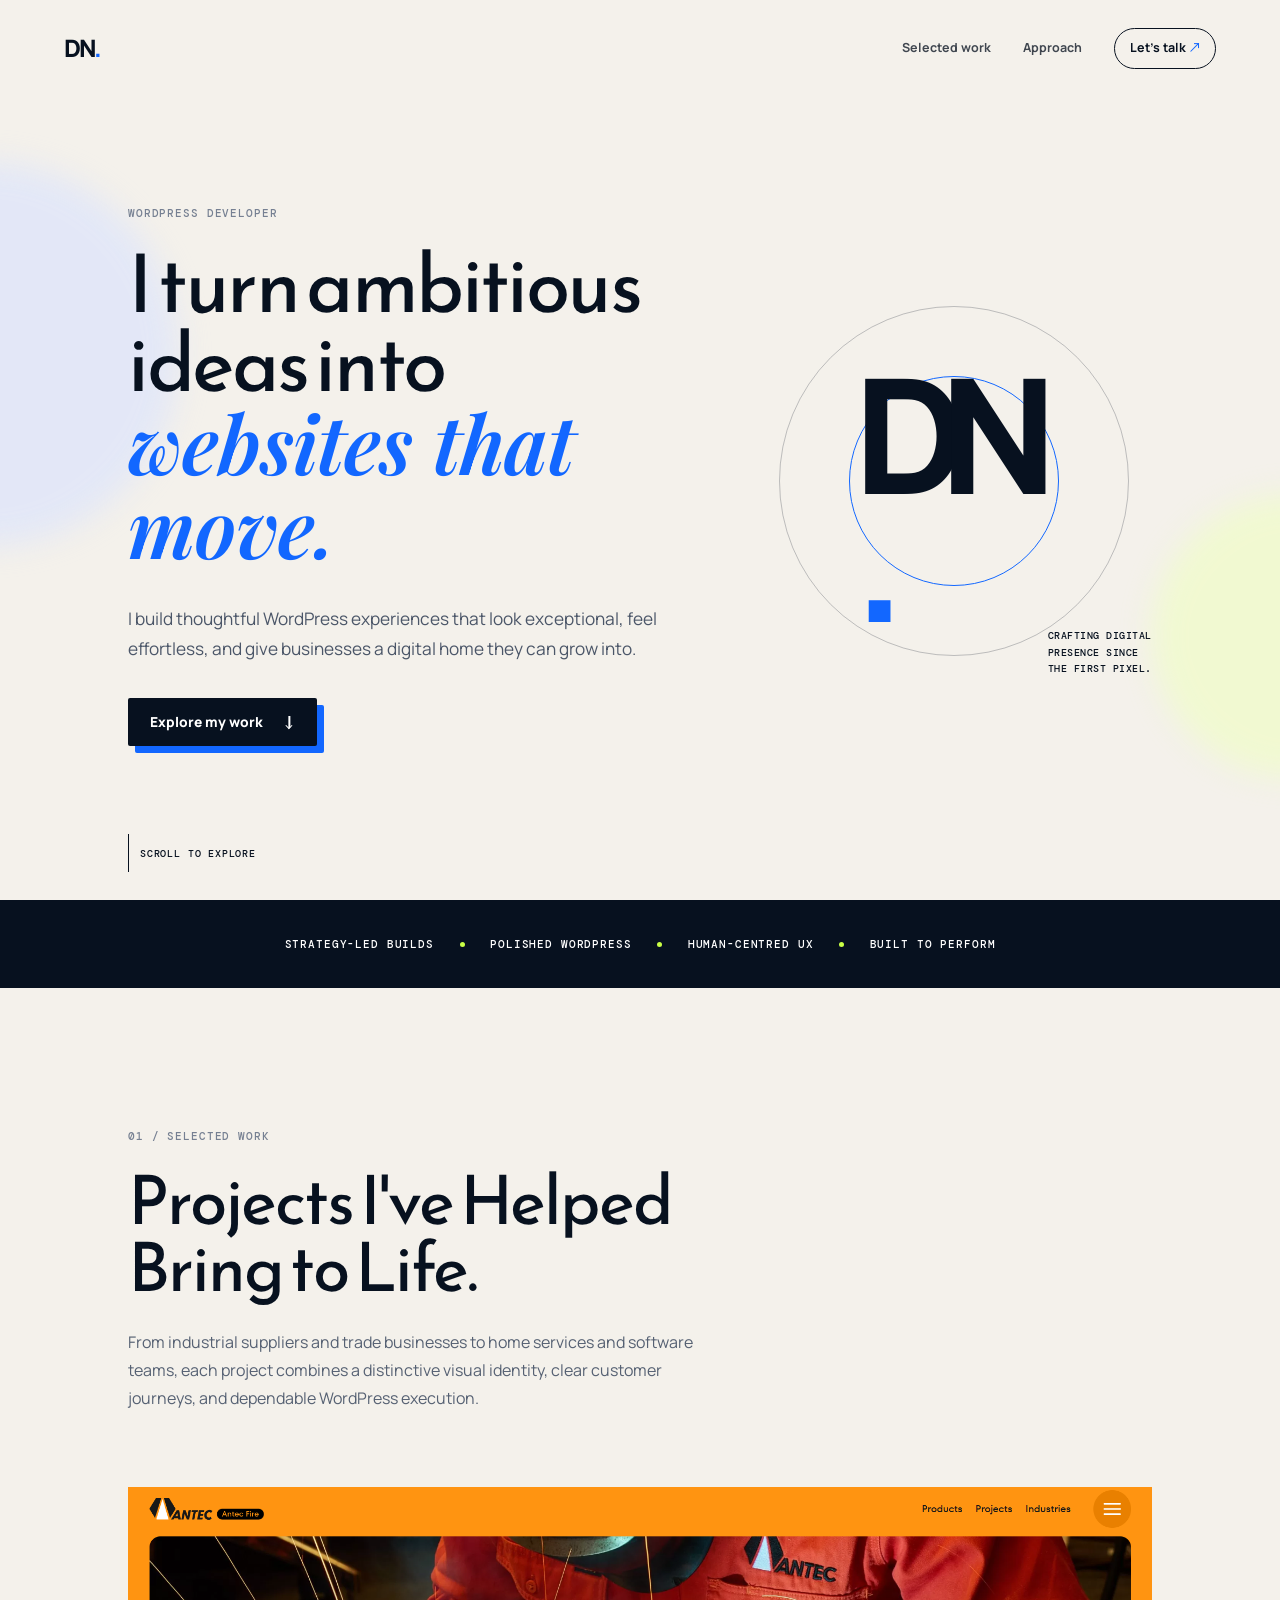
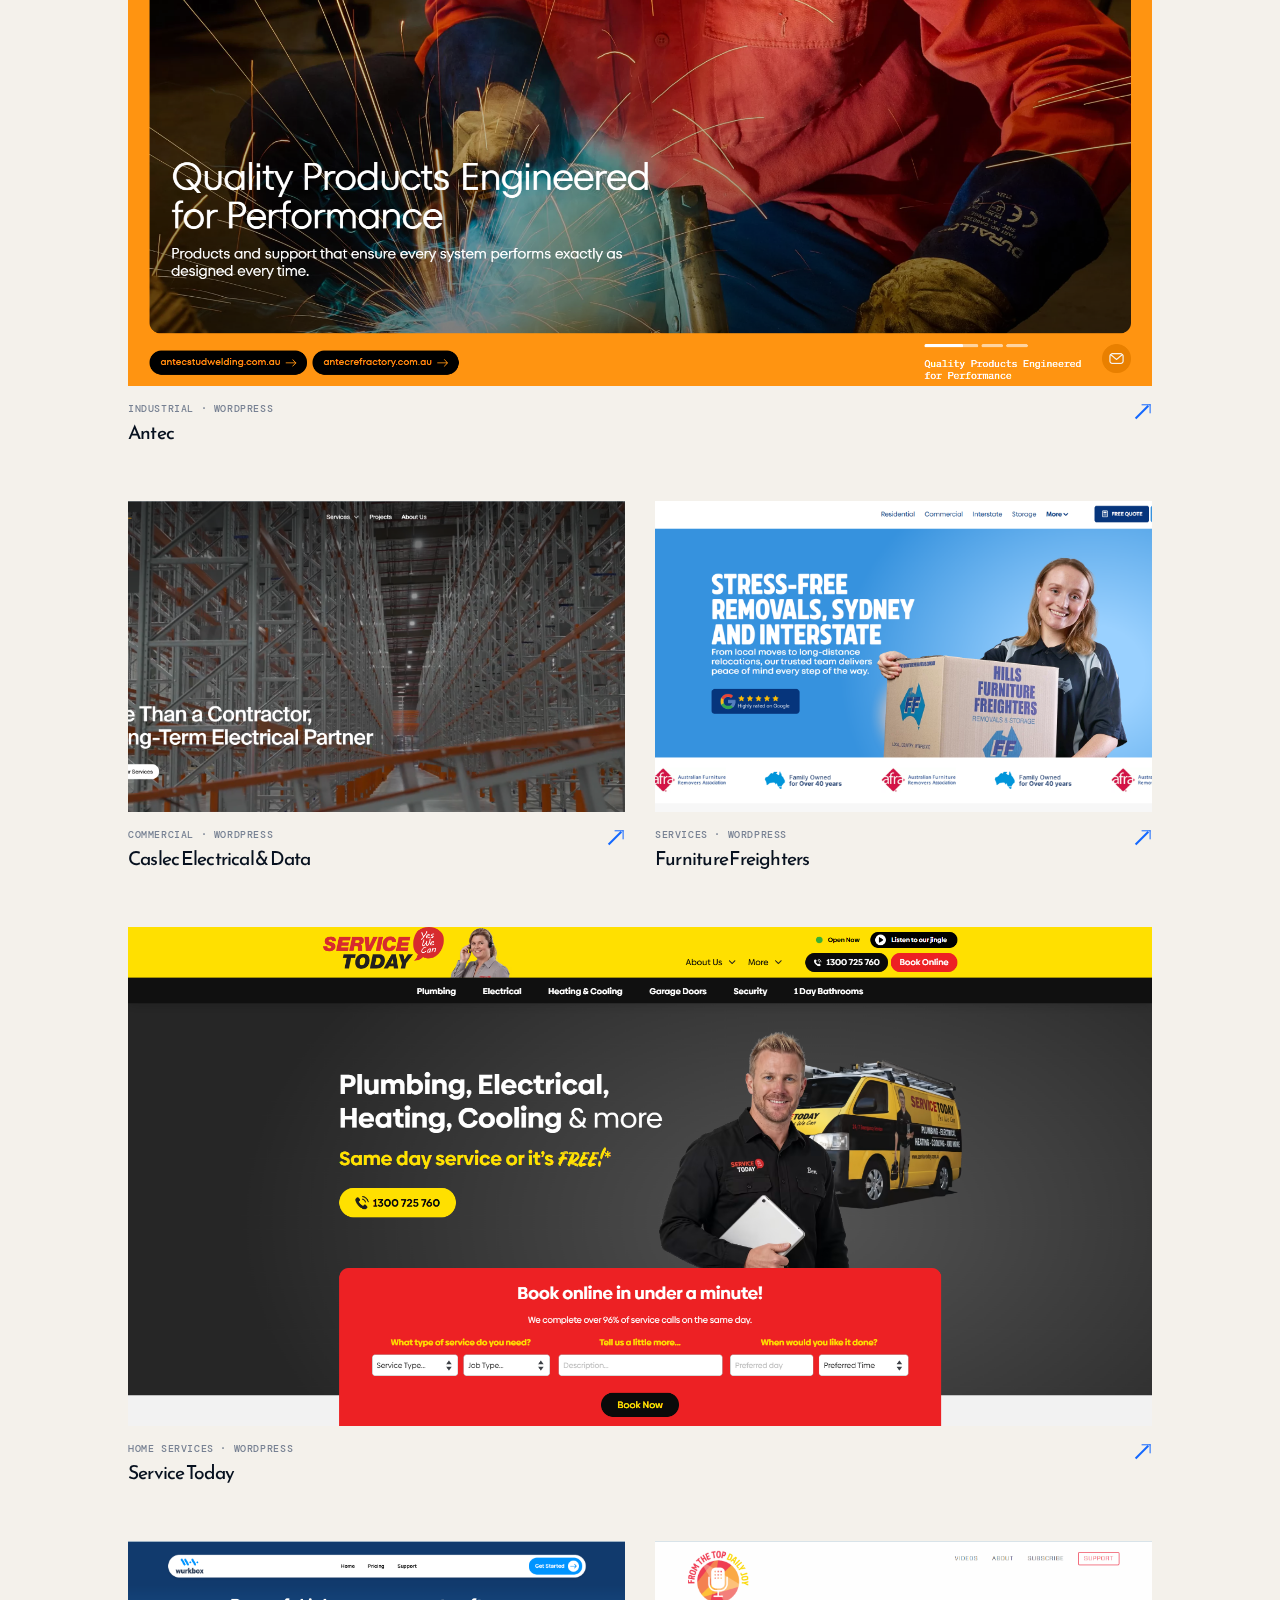
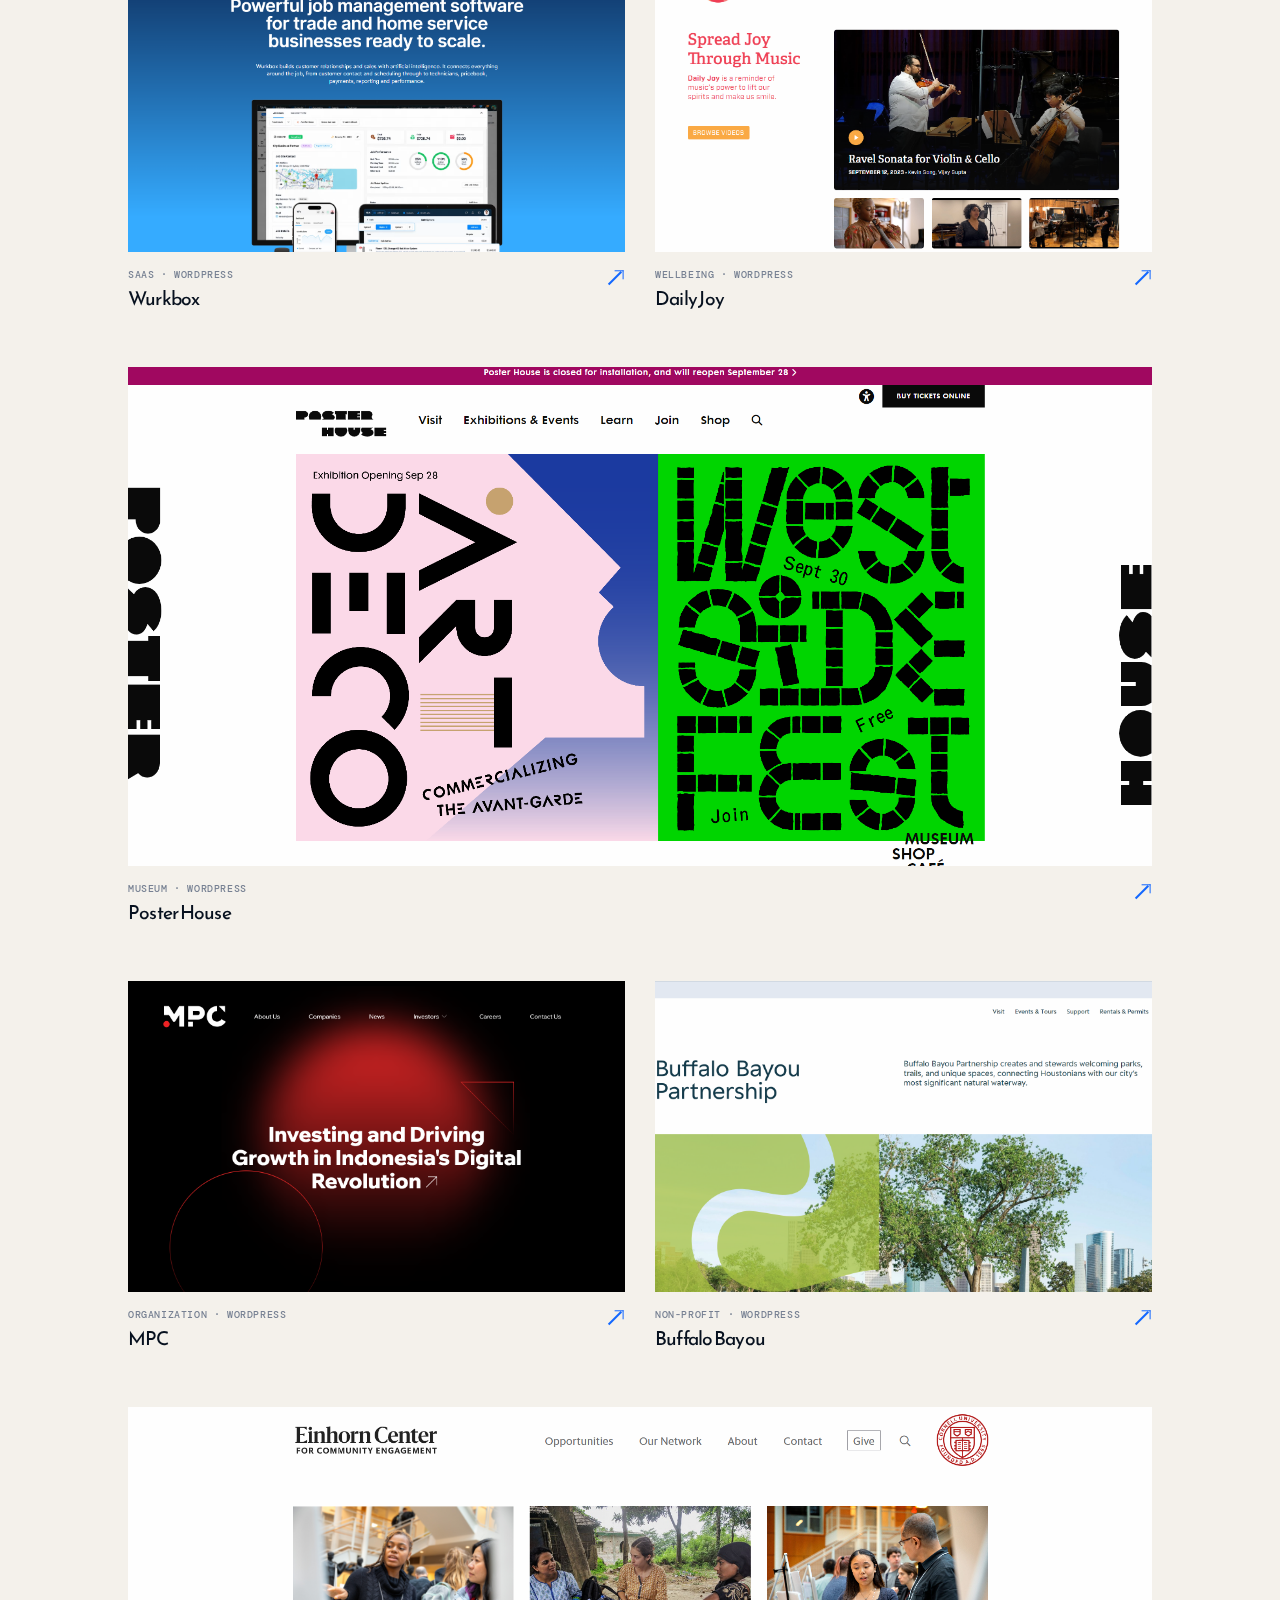
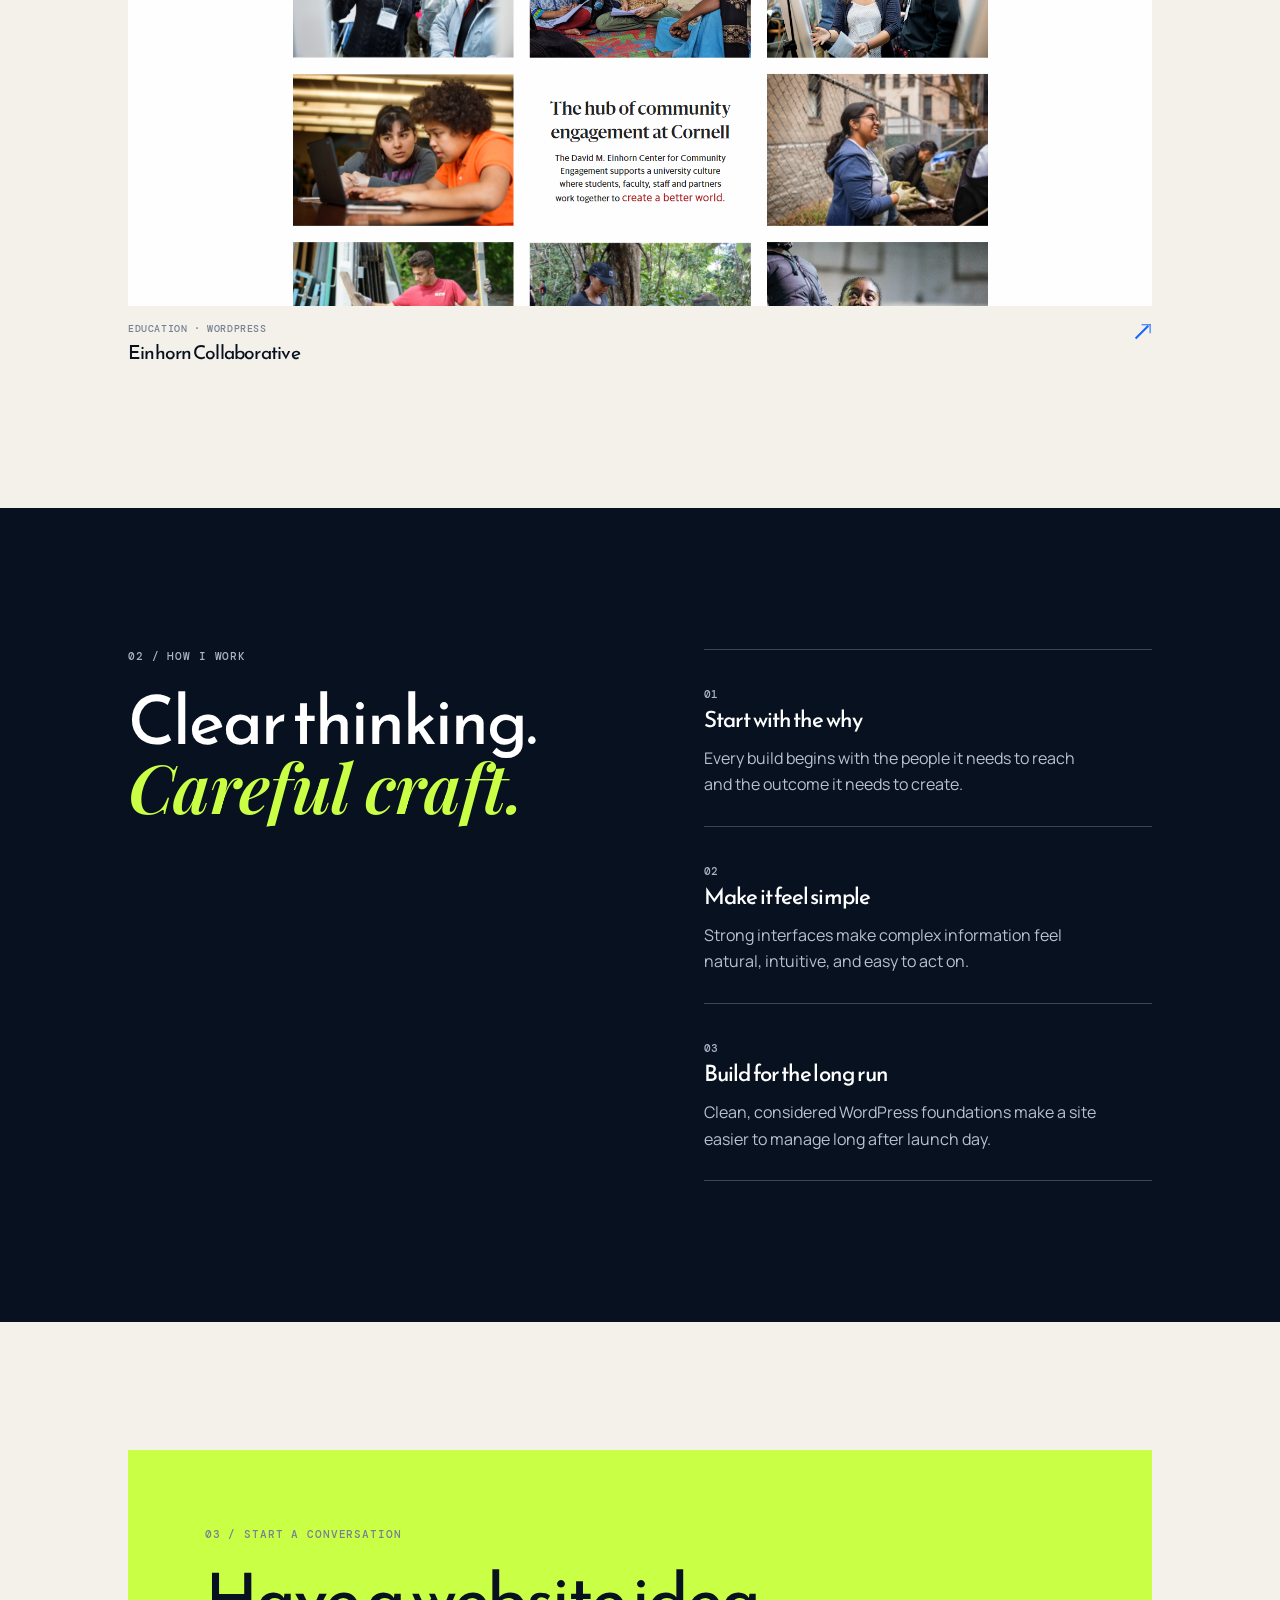
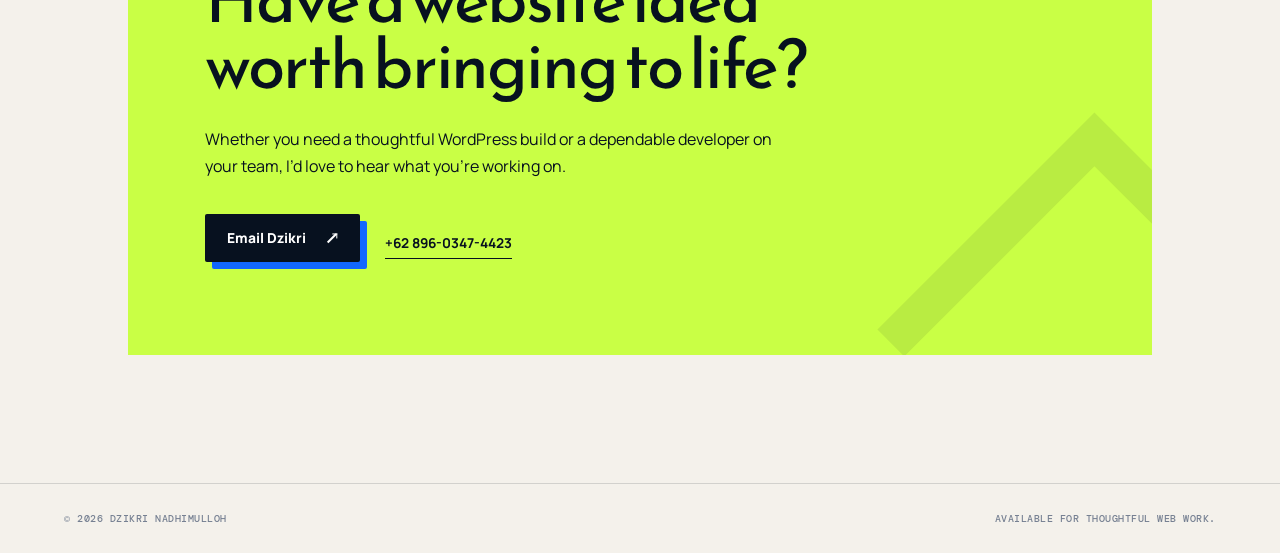
<file: index.html>
<!doctype html>
<html lang="en">
  <head>
    <meta charset="utf-8">
    <meta name="viewport" content="width=device-width, initial-scale=1.0">
    <meta name="description" content="Dzikri Nadhimulloh — WordPress developer building polished, high-performing websites for ambitious teams.">
    <meta name="theme-color" content="#07111f">
    <title>Dzikri Nadhimulloh — WordPress Developer</title>
    <link rel="icon" type="image/ico" sizes="32x32" href="favicon.ico">
    <link rel="stylesheet" href="css/app.css">
    <script async src="https://www.googletagmanager.com/gtm.js?id=GTM-N6PC75QK"></script>
    <script>
      window.dataLayer = window.dataLayer || [];
      function gtag(){dataLayer.push(arguments);}
      gtag('js', new Date());
    </script>
  </head>
  <body>
    <a class="skip-link" href="#main">Skip to content</a>
    <div class="page-glow glow-one"></div><div class="page-glow glow-two"></div>
    <header class="site-header">
      <a class="brand" href="#top" aria-label="Dzikri Nadhimulloh, home">DN<span>.</span></a>
      <nav aria-label="Main navigation"><a href="#work">Selected work</a><a href="#about">Approach</a><a class="nav-contact" href="#contact">Let's talk <span class="arrow-icon arrow-up-right" aria-hidden="true"></span></a></nav>
    </header>
    <main id="main">
      <section class="hero" id="top">
        <div class="hero-copy">
          <p class="eyebrow fade-up">WordPress developer</p>
          <h1 class="fade-up">I turn ambitious ideas into <em>websites that move.</em></h1>
          <p class="hero-lede fade-up">I build thoughtful WordPress experiences that look exceptional, feel effortless, and give businesses a digital home they can grow into.</p>
          <div class="hero-actions fade-up"><a class="button button-primary" href="#work">Explore my work <span class="arrow-icon arrow-down" aria-hidden="true"></span></a></div>
        </div>
        <div class="hero-art" aria-hidden="true"><div class="orbit orbit-large"></div><div class="orbit orbit-small"></div><div class="hero-monogram">DN<span> .</span></div><p>Crafting digital<br>presence since<br>the first pixel.</p></div>
        <a class="scroll-cue" href="#work"><span></span> Scroll to explore</a>
      </section>
      <section class="proof-band" aria-label="What I do"><p>Strategy-led builds</p><i></i><p>Polished WordPress</p><i></i><p>Human-centred UX</p><i></i><p>Built to perform</p></section>
      <section class="work section" id="work">
        <div class="section-intro fade-up">
          <p class="eyebrow">01 / Selected work</p>
          <div>
            <h2>Projects I've Helped Bring to Life.</h2>
            <p>From industrial suppliers and trade businesses to home services and software teams, each project combines a distinctive visual identity, clear customer journeys, and dependable WordPress execution.</p>
          </div>
        </div>
        <div class="work-grid" id="porto-container" aria-live="polite"></div>
      </section>
      <section class="about section" id="about">
        <div class="about-sticky fade-up"><p class="eyebrow">02 / How I work</p><h2>Clear thinking.<br><em>Careful craft.</em></h2></div>
        <div class="principles"><article class="principle fade-up"><span>01</span><h3>Start with the why</h3><p>Every build begins with the people it needs to reach and the outcome it needs to create.</p></article><article class="principle fade-up"><span>02</span><h3>Make it feel simple</h3><p>Strong interfaces make complex information feel natural, intuitive, and easy to act on.</p></article><article class="principle fade-up"><span>03</span><h3>Build for the long run</h3><p>Clean, considered WordPress foundations make a site easier to manage long after launch day.</p></article></div>
      </section>
      <section class="contact section" id="contact"><div class="contact-card fade-up"><p class="eyebrow">03 / Start a conversation</p><h2>Have a website idea<br>worth bringing to life?</h2><p>Whether you need a thoughtful WordPress build or a dependable developer on your team, I’d love to hear what you’re working on.</p><div class="contact-actions"><a class="button button-primary" href="mailto:nadhimulloh@gmail.com">Email Dzikri <span class="arrow-icon arrow-up-right" aria-hidden="true"></span></a><a class="text-link" href="tel:+6289603474423">+62 896-0347-4423</a></div></div></section>
    </main>
    <footer><span>© <span id="year"></span> Dzikri Nadhimulloh</span><span>Available for thoughtful web work.</span></footer>
    <script src="js/app.js"></script>
  </body>
</html>
</file>
<file: css/app.css>
﻿@import"https://fonts.googleapis.com/css2?family=DM+Mono:wght@400;500&family=Manrope:wght@400;500;600;700;800&family=Playfair+Display:ital,wght@0,600;0,700;1,600;1,700&display=swap";@font-face{font-family:"Reem Kufi Ink";src:url(../fonts/ReemKufiInk-Regular.ttf)}@media print,screen and (min-width: 40em){.reveal.large,.reveal.small,.reveal.tiny,.reveal{right:auto;left:auto;margin:0 auto}}/*! normalize.css v8.0.0 | MIT License | github.com/necolas/normalize.css */html{line-height:1.15;-webkit-text-size-adjust:100%}body{margin:0}h1{font-size:2em;margin:.67em 0}hr{box-sizing:content-box;height:0;overflow:visible}pre{font-family:monospace,monospace;font-size:1em}a{background-color:rgba(0,0,0,0)}abbr[title]{border-bottom:0;text-decoration:underline dotted}b,strong{font-weight:bolder}code,kbd,samp{font-family:monospace,monospace;font-size:1em}small{font-size:80%}sub,sup{font-size:75%;line-height:0;position:relative;vertical-align:baseline}sub{bottom:-0.25em}sup{top:-0.5em}img{border-style:none}button,input,optgroup,select,textarea{font-family:inherit;font-size:100%;line-height:1.15;margin:0}button,input{overflow:visible}button,select{text-transform:none}button,[type=button],[type=reset],[type=submit]{-webkit-appearance:button}button::-moz-focus-inner,[type=button]::-moz-focus-inner,[type=reset]::-moz-focus-inner,[type=submit]::-moz-focus-inner{border-style:none;padding:0}button:-moz-focusring,[type=button]:-moz-focusring,[type=reset]:-moz-focusring,[type=submit]:-moz-focusring{outline:1px dotted ButtonText}fieldset{padding:.35em .75em .625em}legend{box-sizing:border-box;color:inherit;display:table;max-width:100%;padding:0;white-space:normal}progress{vertical-align:baseline}textarea{overflow:auto}[type=checkbox],[type=radio]{box-sizing:border-box;padding:0}[type=number]::-webkit-inner-spin-button,[type=number]::-webkit-outer-spin-button{height:auto}[type=search]{-webkit-appearance:textfield;outline-offset:-2px}[type=search]::-webkit-search-decoration{-webkit-appearance:none}::-webkit-file-upload-button{-webkit-appearance:button;font:inherit}details{display:block}summary{display:list-item}template{display:none}[hidden]{display:none}[data-whatintent=mouse] *,[data-whatintent=mouse] *:focus,[data-whatintent=touch] *,[data-whatintent=touch] *:focus,[data-whatinput=mouse] *,[data-whatinput=mouse] *:focus,[data-whatinput=touch] *,[data-whatinput=touch] *:focus{outline:none}[draggable=false]{-webkit-touch-callout:none;-webkit-user-select:none}.foundation-mq{font-family:"small=0em&medium=40em&large=64em&xlarge=75em&xxlarge=90em"}html{box-sizing:border-box;font-size:100%}*,*::before,*::after{box-sizing:inherit}body{margin:0;padding:0;background:#0a0a0a;font-family:"Reem Kufi Ink","Helvetica Neue",Helvetica,Roboto,Arial,sans-serif;font-weight:normal;line-height:1.5;color:#fefefe;-webkit-font-smoothing:antialiased;-moz-osx-font-smoothing:grayscale}img{display:inline-block;vertical-align:middle;max-width:100%;height:auto;-ms-interpolation-mode:bicubic}textarea{height:auto;min-height:50px;border-radius:0}select{box-sizing:border-box;width:100%;border-radius:0}.map_canvas img,.map_canvas embed,.map_canvas object,.mqa-display img,.mqa-display embed,.mqa-display object{max-width:none !important}button{padding:0;appearance:none;border:0;border-radius:0;background:rgba(0,0,0,0);line-height:1;cursor:auto}[data-whatinput=mouse] button{outline:0}pre{overflow:auto;-webkit-overflow-scrolling:touch}button,input,optgroup,select,textarea{font-family:inherit}.is-visible{display:block !important}.is-hidden{display:none !important}[type=text],[type=password],[type=date],[type=datetime],[type=datetime-local],[type=month],[type=week],[type=email],[type=number],[type=search],[type=tel],[type=time],[type=url],[type=color],textarea{display:block;box-sizing:border-box;width:100%;height:2.4375rem;margin:0 0 1rem;padding:.5rem;border:1px solid #cacaca;border-radius:0;background-color:#fefefe;box-shadow:inset 0 1px 2px rgba(10,10,10,.1);font-family:inherit;font-size:1rem;font-weight:normal;line-height:1.5;color:#0a0a0a;transition:box-shadow .5s,border-color .25s ease-in-out;appearance:none}[type=text]:focus,[type=password]:focus,[type=date]:focus,[type=datetime]:focus,[type=datetime-local]:focus,[type=month]:focus,[type=week]:focus,[type=email]:focus,[type=number]:focus,[type=search]:focus,[type=tel]:focus,[type=time]:focus,[type=url]:focus,[type=color]:focus,textarea:focus{outline:none;border:1px solid #8a8a8a;background-color:#fefefe;box-shadow:0 0 5px #cacaca;transition:box-shadow .5s,border-color .25s ease-in-out}textarea{max-width:100%}textarea[rows]{height:auto}input:disabled,input[readonly],textarea:disabled,textarea[readonly]{background-color:#e6e6e6;cursor:not-allowed}[type=submit],[type=button]{appearance:none;border-radius:0}input[type=search]{box-sizing:border-box}::placeholder{color:#cacaca}[type=file],[type=checkbox],[type=radio]{margin:0 0 1rem}[type=checkbox]+label,[type=radio]+label{display:inline-block;vertical-align:baseline;margin-left:.5rem;margin-right:1rem;margin-bottom:0}[type=checkbox]+label[for],[type=radio]+label[for]{cursor:pointer}label>[type=checkbox],label>[type=radio]{margin-right:.5rem}[type=file]{width:100%}label{display:block;margin:0;font-size:.875rem;font-weight:normal;line-height:1.8;color:#0a0a0a}label.middle{margin:0 0 1rem;line-height:1.5;padding:.5625rem 0}.help-text{margin-top:-0.5rem;font-size:.8125rem;font-style:italic;color:#0a0a0a}.input-group{display:flex;width:100%;margin-bottom:1rem;align-items:stretch}.input-group>:first-child,.input-group>:first-child.input-group-button>*{border-radius:0 0 0 0}.input-group>:last-child,.input-group>:last-child.input-group-button>*{border-radius:0 0 0 0}.input-group-button a,.input-group-button input,.input-group-button button,.input-group-button label,.input-group-button,.input-group-field,.input-group-label{margin:0;white-space:nowrap}.input-group-label{padding:0 1rem;border:1px solid #cacaca;background:#e6e6e6;color:#0a0a0a;text-align:center;white-space:nowrap;display:flex;flex:0 0 auto;align-items:center}.input-group-label:first-child{border-right:0}.input-group-label:last-child{border-left:0}.input-group-field{border-radius:0;flex:1 1 0px;min-width:0}.input-group-button{padding-top:0;padding-bottom:0;text-align:center;display:flex;flex:0 0 auto}.input-group-button a,.input-group-button input,.input-group-button button,.input-group-button label{align-self:stretch;height:auto;padding-top:0;padding-bottom:0;font-size:1rem}fieldset{margin:0;padding:0;border:0}legend{max-width:100%;margin-bottom:.5rem}.fieldset{margin:1.125rem 0;padding:1.25rem;border:1px solid #cacaca}.fieldset legend{margin:0;margin-left:-.1875rem;padding:0 .1875rem}select{height:2.4375rem;margin:0 0 1rem;padding:.5rem;appearance:none;border:1px solid #cacaca;border-radius:0;background-color:#fefefe;font-family:inherit;font-size:1rem;font-weight:normal;line-height:1.5;color:#0a0a0a;background-image:url('data:image/svg+xml;utf8,<svg xmlns="http://www.w3.org/2000/svg" version="1.1" width="32" height="24" viewBox="0 0 32 24"><polygon points="0,0 32,0 16,24" style="fill: rgb%28138, 138, 138%29"></polygon></svg>');background-origin:content-box;background-position:right -1rem center;background-repeat:no-repeat;background-size:9px 6px;padding-right:1.5rem;transition:box-shadow .5s,border-color .25s ease-in-out}@media screen and (min-width: 0\0 ){select{background-image:url("[data-uri]")}}select:focus{outline:none;border:1px solid #8a8a8a;background-color:#fefefe;box-shadow:0 0 5px #cacaca;transition:box-shadow .5s,border-color .25s ease-in-out}select:disabled{background-color:#e6e6e6;cursor:not-allowed}select::-ms-expand{display:none}select[multiple]{height:auto;background-image:none}select:not([multiple]){padding-top:0;padding-bottom:0}.is-invalid-input:not(:focus){border-color:#cc4b37;background-color:#f9ecea}.is-invalid-input:not(:focus)::placeholder{color:#cc4b37}.is-invalid-label{color:#cc4b37}.form-error{display:none;margin-top:-0.5rem;margin-bottom:1rem;font-size:.75rem;font-weight:bold;color:#cc4b37}.form-error.is-visible{display:block}div,dl,dt,dd,ul,ol,li,h1,h2,h3,h4,h5,h6,pre,form,p,blockquote,th,td{margin:0;padding:0}p{margin-bottom:1rem;font-size:inherit;line-height:1.6;text-rendering:optimizeLegibility}em,i{font-style:italic;line-height:inherit}strong,b{font-weight:bold;line-height:inherit}small{font-size:80%;line-height:inherit}h1,.h1,h2,.h2,h3,.h3,h4,.h4,h5,.h5,h6,.h6{font-family:"Reem Kufi Ink","Helvetica Neue",Helvetica,Roboto,Arial,sans-serif;font-style:normal;font-weight:normal;color:inherit;text-rendering:optimizeLegibility}h1 small,.h1 small,h2 small,.h2 small,h3 small,.h3 small,h4 small,.h4 small,h5 small,.h5 small,h6 small,.h6 small{line-height:0;color:#cacaca}h1,.h1{font-size:1.5rem;line-height:1.4;margin-top:0;margin-bottom:.5rem}h2,.h2{font-size:1.25rem;line-height:1.4;margin-top:0;margin-bottom:.5rem}h3,.h3{font-size:1.1875rem;line-height:1.4;margin-top:0;margin-bottom:.5rem}h4,.h4{font-size:1.125rem;line-height:1.4;margin-top:0;margin-bottom:.5rem}h5,.h5{font-size:1.0625rem;line-height:1.4;margin-top:0;margin-bottom:.5rem}h6,.h6{font-size:1rem;line-height:1.4;margin-top:0;margin-bottom:.5rem}@media print,screen and (min-width: 40em){h1,.h1{font-size:3rem}h2,.h2{font-size:2.5rem}h3,.h3{font-size:1.9375rem}h4,.h4{font-size:1.5625rem}h5,.h5{font-size:1.25rem}h6,.h6{font-size:1rem}}a{line-height:inherit;color:#1779ba;text-decoration:none;cursor:pointer}a:hover,a:focus{color:#1468a0}a img{border:0}hr{clear:both;max-width:75rem;height:0;margin:1.25rem auto;border-top:0;border-right:0;border-bottom:1px solid #cacaca;border-left:0}ul,ol,dl{margin-bottom:1rem;list-style-position:outside;line-height:1.6}li{font-size:inherit}ul{margin-left:1.25rem;list-style-type:disc}ol{margin-left:1.25rem}ul ul,ul ol,ol ul,ol ol{margin-left:1.25rem;margin-bottom:0}dl{margin-bottom:1rem}dl dt{margin-bottom:.3rem;font-weight:bold}blockquote{margin:0 0 1rem;padding:.5625rem 1.25rem 0 1.1875rem;border-left:1px solid #cacaca}blockquote,blockquote p{line-height:1.6;color:#8a8a8a}abbr,abbr[title]{border-bottom:1px dotted #0a0a0a;cursor:help;text-decoration:none}figure{margin:0}kbd{margin:0;padding:.125rem .25rem 0;background-color:#e6e6e6;font-family:Consolas,"Liberation Mono",Courier,monospace;color:#0a0a0a}.subheader{margin-top:.2rem;margin-bottom:.5rem;font-weight:normal;line-height:1.4;color:#8a8a8a}.lead{font-size:125%;line-height:1.6}.stat{font-size:2.5rem;line-height:1}p+.stat{margin-top:-1rem}ul.no-bullet,ol.no-bullet{margin-left:0;list-style:none}.cite-block,cite{display:block;color:#8a8a8a;font-size:.8125rem}.cite-block:before,cite:before{content:"— "}.code-inline,code{border:1px solid #cacaca;background-color:#e6e6e6;font-family:Consolas,"Liberation Mono",Courier,monospace;font-weight:normal;color:#0a0a0a;display:inline;max-width:100%;word-wrap:break-word;padding:.125rem .3125rem .0625rem}.code-block{border:1px solid #cacaca;background-color:#e6e6e6;font-family:Consolas,"Liberation Mono",Courier,monospace;font-weight:normal;color:#0a0a0a;display:block;overflow:auto;white-space:pre;padding:1rem;margin-bottom:1.5rem}.text-left{text-align:left}.text-right{text-align:right}.text-center{text-align:center}.text-justify{text-align:justify}@media print,screen and (min-width: 40em){.medium-text-left{text-align:left}.medium-text-right{text-align:right}.medium-text-center{text-align:center}.medium-text-justify{text-align:justify}}@media print,screen and (min-width: 64em){.large-text-left{text-align:left}.large-text-right{text-align:right}.large-text-center{text-align:center}.large-text-justify{text-align:justify}}.show-for-print{display:none !important}@media print{*{background:rgba(0,0,0,0) !important;color:#000 !important;print-color-adjust:economy;box-shadow:none !important;text-shadow:none !important}.show-for-print{display:block !important}.hide-for-print{display:none !important}table.show-for-print{display:table !important}thead.show-for-print{display:table-header-group !important}tbody.show-for-print{display:table-row-group !important}tr.show-for-print{display:table-row !important}td.show-for-print{display:table-cell !important}th.show-for-print{display:table-cell !important}a,a:visited{text-decoration:underline}a[href]:after{content:" (" attr(href) ")"}.ir a:after,a[href^="javascript:"]:after,a[href^="#"]:after{content:""}abbr[title]:after{content:" (" attr(title) ")"}pre,blockquote{border:1px solid #8a8a8a;page-break-inside:avoid}thead{display:table-header-group}tr,img{page-break-inside:avoid}img{max-width:100% !important}@page{margin:.5cm}p,h2,h3{orphans:3;widows:3}h2,h3{page-break-after:avoid}.print-break-inside{page-break-inside:auto}}.grid-container{padding-right:0.625rem;padding-left:0.625rem;max-width:75rem;margin-left:auto;margin-right:auto}@media print,screen and (min-width: 40em){.grid-container{padding-right:0.9375rem;padding-left:0.9375rem}}.grid-container.fluid{padding-right:0.625rem;padding-left:0.625rem;max-width:100%;margin-left:auto;margin-right:auto}@media print,screen and (min-width: 40em){.grid-container.fluid{padding-right:0.9375rem;padding-left:0.9375rem}}.grid-container.full{padding-right:0;padding-left:0;max-width:100%;margin-left:auto;margin-right:auto}.grid-x{display:flex;flex-flow:row wrap}.cell{flex:0 0 auto;min-height:0;min-width:0;width:100%}.cell.auto{flex:1 1 0}.cell.shrink{flex:0 0 auto}.grid-x>.auto{width:auto}.grid-x>.shrink{width:auto}.grid-x>.small-shrink,.grid-x>.small-full,.grid-x>.small-1,.grid-x>.small-2,.grid-x>.small-3,.grid-x>.small-4,.grid-x>.small-5,.grid-x>.small-6,.grid-x>.small-7,.grid-x>.small-8,.grid-x>.small-9,.grid-x>.small-10,.grid-x>.small-11,.grid-x>.small-12{flex-basis:auto}@media print,screen and (min-width: 40em){.grid-x>.medium-shrink,.grid-x>.medium-full,.grid-x>.medium-1,.grid-x>.medium-2,.grid-x>.medium-3,.grid-x>.medium-4,.grid-x>.medium-5,.grid-x>.medium-6,.grid-x>.medium-7,.grid-x>.medium-8,.grid-x>.medium-9,.grid-x>.medium-10,.grid-x>.medium-11,.grid-x>.medium-12{flex-basis:auto}}@media print,screen and (min-width: 64em){.grid-x>.large-shrink,.grid-x>.large-full,.grid-x>.large-1,.grid-x>.large-2,.grid-x>.large-3,.grid-x>.large-4,.grid-x>.large-5,.grid-x>.large-6,.grid-x>.large-7,.grid-x>.large-8,.grid-x>.large-9,.grid-x>.large-10,.grid-x>.large-11,.grid-x>.large-12{flex-basis:auto}}.grid-x>.small-12,.grid-x>.small-11,.grid-x>.small-10,.grid-x>.small-9,.grid-x>.small-8,.grid-x>.small-7,.grid-x>.small-6,.grid-x>.small-5,.grid-x>.small-4,.grid-x>.small-3,.grid-x>.small-2,.grid-x>.small-1{flex:0 0 auto}.grid-x>.small-1{width:8.3333333333%}.grid-x>.small-2{width:16.6666666667%}.grid-x>.small-3{width:25%}.grid-x>.small-4{width:33.3333333333%}.grid-x>.small-5{width:41.6666666667%}.grid-x>.small-6{width:50%}.grid-x>.small-7{width:58.3333333333%}.grid-x>.small-8{width:66.6666666667%}.grid-x>.small-9{width:75%}.grid-x>.small-10{width:83.3333333333%}.grid-x>.small-11{width:91.6666666667%}.grid-x>.small-12{width:100%}@media print,screen and (min-width: 40em){.grid-x>.medium-auto{flex:1 1 0;width:auto}.grid-x>.medium-12,.grid-x>.medium-11,.grid-x>.medium-10,.grid-x>.medium-9,.grid-x>.medium-8,.grid-x>.medium-7,.grid-x>.medium-6,.grid-x>.medium-5,.grid-x>.medium-4,.grid-x>.medium-3,.grid-x>.medium-2,.grid-x>.medium-1,.grid-x>.medium-shrink{flex:0 0 auto}.grid-x>.medium-shrink{width:auto}.grid-x>.medium-1{width:8.3333333333%}.grid-x>.medium-2{width:16.6666666667%}.grid-x>.medium-3{width:25%}.grid-x>.medium-4{width:33.3333333333%}.grid-x>.medium-5{width:41.6666666667%}.grid-x>.medium-6{width:50%}.grid-x>.medium-7{width:58.3333333333%}.grid-x>.medium-8{width:66.6666666667%}.grid-x>.medium-9{width:75%}.grid-x>.medium-10{width:83.3333333333%}.grid-x>.medium-11{width:91.6666666667%}.grid-x>.medium-12{width:100%}}@media print,screen and (min-width: 64em){.grid-x>.large-auto{flex:1 1 0;width:auto}.grid-x>.large-12,.grid-x>.large-11,.grid-x>.large-10,.grid-x>.large-9,.grid-x>.large-8,.grid-x>.large-7,.grid-x>.large-6,.grid-x>.large-5,.grid-x>.large-4,.grid-x>.large-3,.grid-x>.large-2,.grid-x>.large-1,.grid-x>.large-shrink{flex:0 0 auto}.grid-x>.large-shrink{width:auto}.grid-x>.large-1{width:8.3333333333%}.grid-x>.large-2{width:16.6666666667%}.grid-x>.large-3{width:25%}.grid-x>.large-4{width:33.3333333333%}.grid-x>.large-5{width:41.6666666667%}.grid-x>.large-6{width:50%}.grid-x>.large-7{width:58.3333333333%}.grid-x>.large-8{width:66.6666666667%}.grid-x>.large-9{width:75%}.grid-x>.large-10{width:83.3333333333%}.grid-x>.large-11{width:91.6666666667%}.grid-x>.large-12{width:100%}}.grid-margin-x:not(.grid-x)>.cell{width:auto}.grid-margin-y:not(.grid-y)>.cell{height:auto}.grid-margin-x{margin-left:-0.625rem;margin-right:-0.625rem}@media print,screen and (min-width: 40em){.grid-margin-x{margin-left:-0.9375rem;margin-right:-0.9375rem}}.grid-margin-x>.cell{width:calc(100% - 1.25rem);margin-left:0.625rem;margin-right:0.625rem}@media print,screen and (min-width: 40em){.grid-margin-x>.cell{width:calc(100% - 1.875rem);margin-left:0.9375rem;margin-right:0.9375rem}}.grid-margin-x>.auto{width:auto}.grid-margin-x>.shrink{width:auto}.grid-margin-x>.small-1{width:calc(8.3333333333% - 1.25rem)}.grid-margin-x>.small-2{width:calc(16.6666666667% - 1.25rem)}.grid-margin-x>.small-3{width:calc(25% - 1.25rem)}.grid-margin-x>.small-4{width:calc(33.3333333333% - 1.25rem)}.grid-margin-x>.small-5{width:calc(41.6666666667% - 1.25rem)}.grid-margin-x>.small-6{width:calc(50% - 1.25rem)}.grid-margin-x>.small-7{width:calc(58.3333333333% - 1.25rem)}.grid-margin-x>.small-8{width:calc(66.6666666667% - 1.25rem)}.grid-margin-x>.small-9{width:calc(75% - 1.25rem)}.grid-margin-x>.small-10{width:calc(83.3333333333% - 1.25rem)}.grid-margin-x>.small-11{width:calc(91.6666666667% - 1.25rem)}.grid-margin-x>.small-12{width:calc(100% - 1.25rem)}@media print,screen and (min-width: 40em){.grid-margin-x>.auto{width:auto}.grid-margin-x>.shrink{width:auto}.grid-margin-x>.small-1{width:calc(8.3333333333% - 1.875rem)}.grid-margin-x>.small-2{width:calc(16.6666666667% - 1.875rem)}.grid-margin-x>.small-3{width:calc(25% - 1.875rem)}.grid-margin-x>.small-4{width:calc(33.3333333333% - 1.875rem)}.grid-margin-x>.small-5{width:calc(41.6666666667% - 1.875rem)}.grid-margin-x>.small-6{width:calc(50% - 1.875rem)}.grid-margin-x>.small-7{width:calc(58.3333333333% - 1.875rem)}.grid-margin-x>.small-8{width:calc(66.6666666667% - 1.875rem)}.grid-margin-x>.small-9{width:calc(75% - 1.875rem)}.grid-margin-x>.small-10{width:calc(83.3333333333% - 1.875rem)}.grid-margin-x>.small-11{width:calc(91.6666666667% - 1.875rem)}.grid-margin-x>.small-12{width:calc(100% - 1.875rem)}.grid-margin-x>.medium-auto{width:auto}.grid-margin-x>.medium-shrink{width:auto}.grid-margin-x>.medium-1{width:calc(8.3333333333% - 1.875rem)}.grid-margin-x>.medium-2{width:calc(16.6666666667% - 1.875rem)}.grid-margin-x>.medium-3{width:calc(25% - 1.875rem)}.grid-margin-x>.medium-4{width:calc(33.3333333333% - 1.875rem)}.grid-margin-x>.medium-5{width:calc(41.6666666667% - 1.875rem)}.grid-margin-x>.medium-6{width:calc(50% - 1.875rem)}.grid-margin-x>.medium-7{width:calc(58.3333333333% - 1.875rem)}.grid-margin-x>.medium-8{width:calc(66.6666666667% - 1.875rem)}.grid-margin-x>.medium-9{width:calc(75% - 1.875rem)}.grid-margin-x>.medium-10{width:calc(83.3333333333% - 1.875rem)}.grid-margin-x>.medium-11{width:calc(91.6666666667% - 1.875rem)}.grid-margin-x>.medium-12{width:calc(100% - 1.875rem)}}@media print,screen and (min-width: 64em){.grid-margin-x>.large-auto{width:auto}.grid-margin-x>.large-shrink{width:auto}.grid-margin-x>.large-1{width:calc(8.3333333333% - 1.875rem)}.grid-margin-x>.large-2{width:calc(16.6666666667% - 1.875rem)}.grid-margin-x>.large-3{width:calc(25% - 1.875rem)}.grid-margin-x>.large-4{width:calc(33.3333333333% - 1.875rem)}.grid-margin-x>.large-5{width:calc(41.6666666667% - 1.875rem)}.grid-margin-x>.large-6{width:calc(50% - 1.875rem)}.grid-margin-x>.large-7{width:calc(58.3333333333% - 1.875rem)}.grid-margin-x>.large-8{width:calc(66.6666666667% - 1.875rem)}.grid-margin-x>.large-9{width:calc(75% - 1.875rem)}.grid-margin-x>.large-10{width:calc(83.3333333333% - 1.875rem)}.grid-margin-x>.large-11{width:calc(91.6666666667% - 1.875rem)}.grid-margin-x>.large-12{width:calc(100% - 1.875rem)}}.grid-padding-x .grid-padding-x{margin-right:-0.625rem;margin-left:-0.625rem}@media print,screen and (min-width: 40em){.grid-padding-x .grid-padding-x{margin-right:-0.9375rem;margin-left:-0.9375rem}}.grid-container:not(.full)>.grid-padding-x{margin-right:-0.625rem;margin-left:-0.625rem}@media print,screen and (min-width: 40em){.grid-container:not(.full)>.grid-padding-x{margin-right:-0.9375rem;margin-left:-0.9375rem}}.grid-padding-x>.cell{padding-right:0.625rem;padding-left:0.625rem}@media print,screen and (min-width: 40em){.grid-padding-x>.cell{padding-right:0.9375rem;padding-left:0.9375rem}}.small-up-1>.cell{width:100%}.small-up-2>.cell{width:50%}.small-up-3>.cell{width:33.3333333333%}.small-up-4>.cell{width:25%}.small-up-5>.cell{width:20%}.small-up-6>.cell{width:16.6666666667%}.small-up-7>.cell{width:14.2857142857%}.small-up-8>.cell{width:12.5%}@media print,screen and (min-width: 40em){.medium-up-1>.cell{width:100%}.medium-up-2>.cell{width:50%}.medium-up-3>.cell{width:33.3333333333%}.medium-up-4>.cell{width:25%}.medium-up-5>.cell{width:20%}.medium-up-6>.cell{width:16.6666666667%}.medium-up-7>.cell{width:14.2857142857%}.medium-up-8>.cell{width:12.5%}}@media print,screen and (min-width: 64em){.large-up-1>.cell{width:100%}.large-up-2>.cell{width:50%}.large-up-3>.cell{width:33.3333333333%}.large-up-4>.cell{width:25%}.large-up-5>.cell{width:20%}.large-up-6>.cell{width:16.6666666667%}.large-up-7>.cell{width:14.2857142857%}.large-up-8>.cell{width:12.5%}}.grid-margin-x.small-up-1>.cell{width:calc(100% - 1.25rem)}.grid-margin-x.small-up-2>.cell{width:calc(50% - 1.25rem)}.grid-margin-x.small-up-3>.cell{width:calc(33.3333333333% - 1.25rem)}.grid-margin-x.small-up-4>.cell{width:calc(25% - 1.25rem)}.grid-margin-x.small-up-5>.cell{width:calc(20% - 1.25rem)}.grid-margin-x.small-up-6>.cell{width:calc(16.6666666667% - 1.25rem)}.grid-margin-x.small-up-7>.cell{width:calc(14.2857142857% - 1.25rem)}.grid-margin-x.small-up-8>.cell{width:calc(12.5% - 1.25rem)}@media print,screen and (min-width: 40em){.grid-margin-x.small-up-1>.cell{width:calc(100% - 1.875rem)}.grid-margin-x.small-up-2>.cell{width:calc(50% - 1.875rem)}.grid-margin-x.small-up-3>.cell{width:calc(33.3333333333% - 1.875rem)}.grid-margin-x.small-up-4>.cell{width:calc(25% - 1.875rem)}.grid-margin-x.small-up-5>.cell{width:calc(20% - 1.875rem)}.grid-margin-x.small-up-6>.cell{width:calc(16.6666666667% - 1.875rem)}.grid-margin-x.small-up-7>.cell{width:calc(14.2857142857% - 1.875rem)}.grid-margin-x.small-up-8>.cell{width:calc(12.5% - 1.875rem)}.grid-margin-x.medium-up-1>.cell{width:calc(100% - 1.875rem)}.grid-margin-x.medium-up-2>.cell{width:calc(50% - 1.875rem)}.grid-margin-x.medium-up-3>.cell{width:calc(33.3333333333% - 1.875rem)}.grid-margin-x.medium-up-4>.cell{width:calc(25% - 1.875rem)}.grid-margin-x.medium-up-5>.cell{width:calc(20% - 1.875rem)}.grid-margin-x.medium-up-6>.cell{width:calc(16.6666666667% - 1.875rem)}.grid-margin-x.medium-up-7>.cell{width:calc(14.2857142857% - 1.875rem)}.grid-margin-x.medium-up-8>.cell{width:calc(12.5% - 1.875rem)}}@media print,screen and (min-width: 64em){.grid-margin-x.large-up-1>.cell{width:calc(100% - 1.875rem)}.grid-margin-x.large-up-2>.cell{width:calc(50% - 1.875rem)}.grid-margin-x.large-up-3>.cell{width:calc(33.3333333333% - 1.875rem)}.grid-margin-x.large-up-4>.cell{width:calc(25% - 1.875rem)}.grid-margin-x.large-up-5>.cell{width:calc(20% - 1.875rem)}.grid-margin-x.large-up-6>.cell{width:calc(16.6666666667% - 1.875rem)}.grid-margin-x.large-up-7>.cell{width:calc(14.2857142857% - 1.875rem)}.grid-margin-x.large-up-8>.cell{width:calc(12.5% - 1.875rem)}}.small-margin-collapse{margin-right:0;margin-left:0}.small-margin-collapse>.cell{margin-right:0;margin-left:0}.small-margin-collapse>.small-1{width:8.3333333333%}.small-margin-collapse>.small-2{width:16.6666666667%}.small-margin-collapse>.small-3{width:25%}.small-margin-collapse>.small-4{width:33.3333333333%}.small-margin-collapse>.small-5{width:41.6666666667%}.small-margin-collapse>.small-6{width:50%}.small-margin-collapse>.small-7{width:58.3333333333%}.small-margin-collapse>.small-8{width:66.6666666667%}.small-margin-collapse>.small-9{width:75%}.small-margin-collapse>.small-10{width:83.3333333333%}.small-margin-collapse>.small-11{width:91.6666666667%}.small-margin-collapse>.small-12{width:100%}@media print,screen and (min-width: 40em){.small-margin-collapse>.medium-1{width:8.3333333333%}.small-margin-collapse>.medium-2{width:16.6666666667%}.small-margin-collapse>.medium-3{width:25%}.small-margin-collapse>.medium-4{width:33.3333333333%}.small-margin-collapse>.medium-5{width:41.6666666667%}.small-margin-collapse>.medium-6{width:50%}.small-margin-collapse>.medium-7{width:58.3333333333%}.small-margin-collapse>.medium-8{width:66.6666666667%}.small-margin-collapse>.medium-9{width:75%}.small-margin-collapse>.medium-10{width:83.3333333333%}.small-margin-collapse>.medium-11{width:91.6666666667%}.small-margin-collapse>.medium-12{width:100%}}@media print,screen and (min-width: 64em){.small-margin-collapse>.large-1{width:8.3333333333%}.small-margin-collapse>.large-2{width:16.6666666667%}.small-margin-collapse>.large-3{width:25%}.small-margin-collapse>.large-4{width:33.3333333333%}.small-margin-collapse>.large-5{width:41.6666666667%}.small-margin-collapse>.large-6{width:50%}.small-margin-collapse>.large-7{width:58.3333333333%}.small-margin-collapse>.large-8{width:66.6666666667%}.small-margin-collapse>.large-9{width:75%}.small-margin-collapse>.large-10{width:83.3333333333%}.small-margin-collapse>.large-11{width:91.6666666667%}.small-margin-collapse>.large-12{width:100%}}.small-padding-collapse{margin-right:0;margin-left:0}.small-padding-collapse>.cell{padding-right:0;padding-left:0}@media print,screen and (min-width: 40em){.medium-margin-collapse{margin-right:0;margin-left:0}.medium-margin-collapse>.cell{margin-right:0;margin-left:0}}@media print,screen and (min-width: 40em){.medium-margin-collapse>.small-1{width:8.3333333333%}.medium-margin-collapse>.small-2{width:16.6666666667%}.medium-margin-collapse>.small-3{width:25%}.medium-margin-collapse>.small-4{width:33.3333333333%}.medium-margin-collapse>.small-5{width:41.6666666667%}.medium-margin-collapse>.small-6{width:50%}.medium-margin-collapse>.small-7{width:58.3333333333%}.medium-margin-collapse>.small-8{width:66.6666666667%}.medium-margin-collapse>.small-9{width:75%}.medium-margin-collapse>.small-10{width:83.3333333333%}.medium-margin-collapse>.small-11{width:91.6666666667%}.medium-margin-collapse>.small-12{width:100%}}@media print,screen and (min-width: 40em){.medium-margin-collapse>.medium-1{width:8.3333333333%}.medium-margin-collapse>.medium-2{width:16.6666666667%}.medium-margin-collapse>.medium-3{width:25%}.medium-margin-collapse>.medium-4{width:33.3333333333%}.medium-margin-collapse>.medium-5{width:41.6666666667%}.medium-margin-collapse>.medium-6{width:50%}.medium-margin-collapse>.medium-7{width:58.3333333333%}.medium-margin-collapse>.medium-8{width:66.6666666667%}.medium-margin-collapse>.medium-9{width:75%}.medium-margin-collapse>.medium-10{width:83.3333333333%}.medium-margin-collapse>.medium-11{width:91.6666666667%}.medium-margin-collapse>.medium-12{width:100%}}@media print,screen and (min-width: 64em){.medium-margin-collapse>.large-1{width:8.3333333333%}.medium-margin-collapse>.large-2{width:16.6666666667%}.medium-margin-collapse>.large-3{width:25%}.medium-margin-collapse>.large-4{width:33.3333333333%}.medium-margin-collapse>.large-5{width:41.6666666667%}.medium-margin-collapse>.large-6{width:50%}.medium-margin-collapse>.large-7{width:58.3333333333%}.medium-margin-collapse>.large-8{width:66.6666666667%}.medium-margin-collapse>.large-9{width:75%}.medium-margin-collapse>.large-10{width:83.3333333333%}.medium-margin-collapse>.large-11{width:91.6666666667%}.medium-margin-collapse>.large-12{width:100%}}@media print,screen and (min-width: 40em){.medium-padding-collapse{margin-right:0;margin-left:0}.medium-padding-collapse>.cell{padding-right:0;padding-left:0}}@media print,screen and (min-width: 64em){.large-margin-collapse{margin-right:0;margin-left:0}.large-margin-collapse>.cell{margin-right:0;margin-left:0}}@media print,screen and (min-width: 64em){.large-margin-collapse>.small-1{width:8.3333333333%}.large-margin-collapse>.small-2{width:16.6666666667%}.large-margin-collapse>.small-3{width:25%}.large-margin-collapse>.small-4{width:33.3333333333%}.large-margin-collapse>.small-5{width:41.6666666667%}.large-margin-collapse>.small-6{width:50%}.large-margin-collapse>.small-7{width:58.3333333333%}.large-margin-collapse>.small-8{width:66.6666666667%}.large-margin-collapse>.small-9{width:75%}.large-margin-collapse>.small-10{width:83.3333333333%}.large-margin-collapse>.small-11{width:91.6666666667%}.large-margin-collapse>.small-12{width:100%}}@media print,screen and (min-width: 64em){.large-margin-collapse>.medium-1{width:8.3333333333%}.large-margin-collapse>.medium-2{width:16.6666666667%}.large-margin-collapse>.medium-3{width:25%}.large-margin-collapse>.medium-4{width:33.3333333333%}.large-margin-collapse>.medium-5{width:41.6666666667%}.large-margin-collapse>.medium-6{width:50%}.large-margin-collapse>.medium-7{width:58.3333333333%}.large-margin-collapse>.medium-8{width:66.6666666667%}.large-margin-collapse>.medium-9{width:75%}.large-margin-collapse>.medium-10{width:83.3333333333%}.large-margin-collapse>.medium-11{width:91.6666666667%}.large-margin-collapse>.medium-12{width:100%}}@media print,screen and (min-width: 64em){.large-margin-collapse>.large-1{width:8.3333333333%}.large-margin-collapse>.large-2{width:16.6666666667%}.large-margin-collapse>.large-3{width:25%}.large-margin-collapse>.large-4{width:33.3333333333%}.large-margin-collapse>.large-5{width:41.6666666667%}.large-margin-collapse>.large-6{width:50%}.large-margin-collapse>.large-7{width:58.3333333333%}.large-margin-collapse>.large-8{width:66.6666666667%}.large-margin-collapse>.large-9{width:75%}.large-margin-collapse>.large-10{width:83.3333333333%}.large-margin-collapse>.large-11{width:91.6666666667%}.large-margin-collapse>.large-12{width:100%}}@media print,screen and (min-width: 64em){.large-padding-collapse{margin-right:0;margin-left:0}.large-padding-collapse>.cell{padding-right:0;padding-left:0}}.small-offset-0{margin-left:0%}.grid-margin-x>.small-offset-0{margin-left:calc(0% + 1.25rem / 2)}.small-offset-1{margin-left:8.3333333333%}.grid-margin-x>.small-offset-1{margin-left:calc(8.3333333333% + 1.25rem / 2)}.small-offset-2{margin-left:16.6666666667%}.grid-margin-x>.small-offset-2{margin-left:calc(16.6666666667% + 1.25rem / 2)}.small-offset-3{margin-left:25%}.grid-margin-x>.small-offset-3{margin-left:calc(25% + 1.25rem / 2)}.small-offset-4{margin-left:33.3333333333%}.grid-margin-x>.small-offset-4{margin-left:calc(33.3333333333% + 1.25rem / 2)}.small-offset-5{margin-left:41.6666666667%}.grid-margin-x>.small-offset-5{margin-left:calc(41.6666666667% + 1.25rem / 2)}.small-offset-6{margin-left:50%}.grid-margin-x>.small-offset-6{margin-left:calc(50% + 1.25rem / 2)}.small-offset-7{margin-left:58.3333333333%}.grid-margin-x>.small-offset-7{margin-left:calc(58.3333333333% + 1.25rem / 2)}.small-offset-8{margin-left:66.6666666667%}.grid-margin-x>.small-offset-8{margin-left:calc(66.6666666667% + 1.25rem / 2)}.small-offset-9{margin-left:75%}.grid-margin-x>.small-offset-9{margin-left:calc(75% + 1.25rem / 2)}.small-offset-10{margin-left:83.3333333333%}.grid-margin-x>.small-offset-10{margin-left:calc(83.3333333333% + 1.25rem / 2)}.small-offset-11{margin-left:91.6666666667%}.grid-margin-x>.small-offset-11{margin-left:calc(91.6666666667% + 1.25rem / 2)}@media print,screen and (min-width: 40em){.medium-offset-0{margin-left:0%}.grid-margin-x>.medium-offset-0{margin-left:calc(0% + 1.875rem / 2)}.medium-offset-1{margin-left:8.3333333333%}.grid-margin-x>.medium-offset-1{margin-left:calc(8.3333333333% + 1.875rem / 2)}.medium-offset-2{margin-left:16.6666666667%}.grid-margin-x>.medium-offset-2{margin-left:calc(16.6666666667% + 1.875rem / 2)}.medium-offset-3{margin-left:25%}.grid-margin-x>.medium-offset-3{margin-left:calc(25% + 1.875rem / 2)}.medium-offset-4{margin-left:33.3333333333%}.grid-margin-x>.medium-offset-4{margin-left:calc(33.3333333333% + 1.875rem / 2)}.medium-offset-5{margin-left:41.6666666667%}.grid-margin-x>.medium-offset-5{margin-left:calc(41.6666666667% + 1.875rem / 2)}.medium-offset-6{margin-left:50%}.grid-margin-x>.medium-offset-6{margin-left:calc(50% + 1.875rem / 2)}.medium-offset-7{margin-left:58.3333333333%}.grid-margin-x>.medium-offset-7{margin-left:calc(58.3333333333% + 1.875rem / 2)}.medium-offset-8{margin-left:66.6666666667%}.grid-margin-x>.medium-offset-8{margin-left:calc(66.6666666667% + 1.875rem / 2)}.medium-offset-9{margin-left:75%}.grid-margin-x>.medium-offset-9{margin-left:calc(75% + 1.875rem / 2)}.medium-offset-10{margin-left:83.3333333333%}.grid-margin-x>.medium-offset-10{margin-left:calc(83.3333333333% + 1.875rem / 2)}.medium-offset-11{margin-left:91.6666666667%}.grid-margin-x>.medium-offset-11{margin-left:calc(91.6666666667% + 1.875rem / 2)}}@media print,screen and (min-width: 64em){.large-offset-0{margin-left:0%}.grid-margin-x>.large-offset-0{margin-left:calc(0% + 1.875rem / 2)}.large-offset-1{margin-left:8.3333333333%}.grid-margin-x>.large-offset-1{margin-left:calc(8.3333333333% + 1.875rem / 2)}.large-offset-2{margin-left:16.6666666667%}.grid-margin-x>.large-offset-2{margin-left:calc(16.6666666667% + 1.875rem / 2)}.large-offset-3{margin-left:25%}.grid-margin-x>.large-offset-3{margin-left:calc(25% + 1.875rem / 2)}.large-offset-4{margin-left:33.3333333333%}.grid-margin-x>.large-offset-4{margin-left:calc(33.3333333333% + 1.875rem / 2)}.large-offset-5{margin-left:41.6666666667%}.grid-margin-x>.large-offset-5{margin-left:calc(41.6666666667% + 1.875rem / 2)}.large-offset-6{margin-left:50%}.grid-margin-x>.large-offset-6{margin-left:calc(50% + 1.875rem / 2)}.large-offset-7{margin-left:58.3333333333%}.grid-margin-x>.large-offset-7{margin-left:calc(58.3333333333% + 1.875rem / 2)}.large-offset-8{margin-left:66.6666666667%}.grid-margin-x>.large-offset-8{margin-left:calc(66.6666666667% + 1.875rem / 2)}.large-offset-9{margin-left:75%}.grid-margin-x>.large-offset-9{margin-left:calc(75% + 1.875rem / 2)}.large-offset-10{margin-left:83.3333333333%}.grid-margin-x>.large-offset-10{margin-left:calc(83.3333333333% + 1.875rem / 2)}.large-offset-11{margin-left:91.6666666667%}.grid-margin-x>.large-offset-11{margin-left:calc(91.6666666667% + 1.875rem / 2)}}.grid-y{display:flex;flex-flow:column nowrap}.grid-y>.cell{height:auto;max-height:none}.grid-y>.auto{height:auto}.grid-y>.shrink{height:auto}.grid-y>.small-shrink,.grid-y>.small-full,.grid-y>.small-1,.grid-y>.small-2,.grid-y>.small-3,.grid-y>.small-4,.grid-y>.small-5,.grid-y>.small-6,.grid-y>.small-7,.grid-y>.small-8,.grid-y>.small-9,.grid-y>.small-10,.grid-y>.small-11,.grid-y>.small-12{flex-basis:auto}@media print,screen and (min-width: 40em){.grid-y>.medium-shrink,.grid-y>.medium-full,.grid-y>.medium-1,.grid-y>.medium-2,.grid-y>.medium-3,.grid-y>.medium-4,.grid-y>.medium-5,.grid-y>.medium-6,.grid-y>.medium-7,.grid-y>.medium-8,.grid-y>.medium-9,.grid-y>.medium-10,.grid-y>.medium-11,.grid-y>.medium-12{flex-basis:auto}}@media print,screen and (min-width: 64em){.grid-y>.large-shrink,.grid-y>.large-full,.grid-y>.large-1,.grid-y>.large-2,.grid-y>.large-3,.grid-y>.large-4,.grid-y>.large-5,.grid-y>.large-6,.grid-y>.large-7,.grid-y>.large-8,.grid-y>.large-9,.grid-y>.large-10,.grid-y>.large-11,.grid-y>.large-12{flex-basis:auto}}.grid-y>.small-12,.grid-y>.small-11,.grid-y>.small-10,.grid-y>.small-9,.grid-y>.small-8,.grid-y>.small-7,.grid-y>.small-6,.grid-y>.small-5,.grid-y>.small-4,.grid-y>.small-3,.grid-y>.small-2,.grid-y>.small-1{flex:0 0 auto}.grid-y>.small-1{height:8.3333333333%}.grid-y>.small-2{height:16.6666666667%}.grid-y>.small-3{height:25%}.grid-y>.small-4{height:33.3333333333%}.grid-y>.small-5{height:41.6666666667%}.grid-y>.small-6{height:50%}.grid-y>.small-7{height:58.3333333333%}.grid-y>.small-8{height:66.6666666667%}.grid-y>.small-9{height:75%}.grid-y>.small-10{height:83.3333333333%}.grid-y>.small-11{height:91.6666666667%}.grid-y>.small-12{height:100%}@media print,screen and (min-width: 40em){.grid-y>.medium-auto{flex:1 1 0;height:auto}.grid-y>.medium-12,.grid-y>.medium-11,.grid-y>.medium-10,.grid-y>.medium-9,.grid-y>.medium-8,.grid-y>.medium-7,.grid-y>.medium-6,.grid-y>.medium-5,.grid-y>.medium-4,.grid-y>.medium-3,.grid-y>.medium-2,.grid-y>.medium-1,.grid-y>.medium-shrink{flex:0 0 auto}.grid-y>.medium-shrink{height:auto}.grid-y>.medium-1{height:8.3333333333%}.grid-y>.medium-2{height:16.6666666667%}.grid-y>.medium-3{height:25%}.grid-y>.medium-4{height:33.3333333333%}.grid-y>.medium-5{height:41.6666666667%}.grid-y>.medium-6{height:50%}.grid-y>.medium-7{height:58.3333333333%}.grid-y>.medium-8{height:66.6666666667%}.grid-y>.medium-9{height:75%}.grid-y>.medium-10{height:83.3333333333%}.grid-y>.medium-11{height:91.6666666667%}.grid-y>.medium-12{height:100%}}@media print,screen and (min-width: 64em){.grid-y>.large-auto{flex:1 1 0;height:auto}.grid-y>.large-12,.grid-y>.large-11,.grid-y>.large-10,.grid-y>.large-9,.grid-y>.large-8,.grid-y>.large-7,.grid-y>.large-6,.grid-y>.large-5,.grid-y>.large-4,.grid-y>.large-3,.grid-y>.large-2,.grid-y>.large-1,.grid-y>.large-shrink{flex:0 0 auto}.grid-y>.large-shrink{height:auto}.grid-y>.large-1{height:8.3333333333%}.grid-y>.large-2{height:16.6666666667%}.grid-y>.large-3{height:25%}.grid-y>.large-4{height:33.3333333333%}.grid-y>.large-5{height:41.6666666667%}.grid-y>.large-6{height:50%}.grid-y>.large-7{height:58.3333333333%}.grid-y>.large-8{height:66.6666666667%}.grid-y>.large-9{height:75%}.grid-y>.large-10{height:83.3333333333%}.grid-y>.large-11{height:91.6666666667%}.grid-y>.large-12{height:100%}}.grid-padding-y .grid-padding-y{margin-top:-0.625rem;margin-bottom:-0.625rem}@media print,screen and (min-width: 40em){.grid-padding-y .grid-padding-y{margin-top:-0.9375rem;margin-bottom:-0.9375rem}}.grid-padding-y>.cell{padding-top:0.625rem;padding-bottom:0.625rem}@media print,screen and (min-width: 40em){.grid-padding-y>.cell{padding-top:0.9375rem;padding-bottom:0.9375rem}}.grid-margin-y{margin-top:-0.625rem;margin-bottom:-0.625rem}@media print,screen and (min-width: 40em){.grid-margin-y{margin-top:-0.9375rem;margin-bottom:-0.9375rem}}.grid-margin-y>.cell{height:calc(100% - 1.25rem);margin-top:0.625rem;margin-bottom:0.625rem}@media print,screen and (min-width: 40em){.grid-margin-y>.cell{height:calc(100% - 1.875rem);margin-top:0.9375rem;margin-bottom:0.9375rem}}.grid-margin-y>.auto{height:auto}.grid-margin-y>.shrink{height:auto}.grid-margin-y>.small-1{height:calc(8.3333333333% - 1.25rem)}.grid-margin-y>.small-2{height:calc(16.6666666667% - 1.25rem)}.grid-margin-y>.small-3{height:calc(25% - 1.25rem)}.grid-margin-y>.small-4{height:calc(33.3333333333% - 1.25rem)}.grid-margin-y>.small-5{height:calc(41.6666666667% - 1.25rem)}.grid-margin-y>.small-6{height:calc(50% - 1.25rem)}.grid-margin-y>.small-7{height:calc(58.3333333333% - 1.25rem)}.grid-margin-y>.small-8{height:calc(66.6666666667% - 1.25rem)}.grid-margin-y>.small-9{height:calc(75% - 1.25rem)}.grid-margin-y>.small-10{height:calc(83.3333333333% - 1.25rem)}.grid-margin-y>.small-11{height:calc(91.6666666667% - 1.25rem)}.grid-margin-y>.small-12{height:calc(100% - 1.25rem)}@media print,screen and (min-width: 40em){.grid-margin-y>.auto{height:auto}.grid-margin-y>.shrink{height:auto}.grid-margin-y>.small-1{height:calc(8.3333333333% - 1.875rem)}.grid-margin-y>.small-2{height:calc(16.6666666667% - 1.875rem)}.grid-margin-y>.small-3{height:calc(25% - 1.875rem)}.grid-margin-y>.small-4{height:calc(33.3333333333% - 1.875rem)}.grid-margin-y>.small-5{height:calc(41.6666666667% - 1.875rem)}.grid-margin-y>.small-6{height:calc(50% - 1.875rem)}.grid-margin-y>.small-7{height:calc(58.3333333333% - 1.875rem)}.grid-margin-y>.small-8{height:calc(66.6666666667% - 1.875rem)}.grid-margin-y>.small-9{height:calc(75% - 1.875rem)}.grid-margin-y>.small-10{height:calc(83.3333333333% - 1.875rem)}.grid-margin-y>.small-11{height:calc(91.6666666667% - 1.875rem)}.grid-margin-y>.small-12{height:calc(100% - 1.875rem)}.grid-margin-y>.medium-auto{height:auto}.grid-margin-y>.medium-shrink{height:auto}.grid-margin-y>.medium-1{height:calc(8.3333333333% - 1.875rem)}.grid-margin-y>.medium-2{height:calc(16.6666666667% - 1.875rem)}.grid-margin-y>.medium-3{height:calc(25% - 1.875rem)}.grid-margin-y>.medium-4{height:calc(33.3333333333% - 1.875rem)}.grid-margin-y>.medium-5{height:calc(41.6666666667% - 1.875rem)}.grid-margin-y>.medium-6{height:calc(50% - 1.875rem)}.grid-margin-y>.medium-7{height:calc(58.3333333333% - 1.875rem)}.grid-margin-y>.medium-8{height:calc(66.6666666667% - 1.875rem)}.grid-margin-y>.medium-9{height:calc(75% - 1.875rem)}.grid-margin-y>.medium-10{height:calc(83.3333333333% - 1.875rem)}.grid-margin-y>.medium-11{height:calc(91.6666666667% - 1.875rem)}.grid-margin-y>.medium-12{height:calc(100% - 1.875rem)}}@media print,screen and (min-width: 64em){.grid-margin-y>.large-auto{height:auto}.grid-margin-y>.large-shrink{height:auto}.grid-margin-y>.large-1{height:calc(8.3333333333% - 1.875rem)}.grid-margin-y>.large-2{height:calc(16.6666666667% - 1.875rem)}.grid-margin-y>.large-3{height:calc(25% - 1.875rem)}.grid-margin-y>.large-4{height:calc(33.3333333333% - 1.875rem)}.grid-margin-y>.large-5{height:calc(41.6666666667% - 1.875rem)}.grid-margin-y>.large-6{height:calc(50% - 1.875rem)}.grid-margin-y>.large-7{height:calc(58.3333333333% - 1.875rem)}.grid-margin-y>.large-8{height:calc(66.6666666667% - 1.875rem)}.grid-margin-y>.large-9{height:calc(75% - 1.875rem)}.grid-margin-y>.large-10{height:calc(83.3333333333% - 1.875rem)}.grid-margin-y>.large-11{height:calc(91.6666666667% - 1.875rem)}.grid-margin-y>.large-12{height:calc(100% - 1.875rem)}}.grid-frame{overflow:hidden;position:relative;flex-wrap:nowrap;align-items:stretch;width:100vw}.cell .grid-frame{width:100%}.cell-block{overflow-x:auto;max-width:100%;-webkit-overflow-scrolling:touch;-ms-overflow-style:-ms-autohiding-scrollbar}.cell-block-y{overflow-y:auto;max-height:100%;min-height:100%;-webkit-overflow-scrolling:touch;-ms-overflow-style:-ms-autohiding-scrollbar}.cell-block-container{display:flex;flex-direction:column;max-height:100%}.cell-block-container>.grid-x{max-height:100%;flex-wrap:nowrap}@media print,screen and (min-width: 40em){.medium-grid-frame{overflow:hidden;position:relative;flex-wrap:nowrap;align-items:stretch;width:100vw}.cell .medium-grid-frame{width:100%}.medium-cell-block{overflow-x:auto;max-width:100%;-webkit-overflow-scrolling:touch;-ms-overflow-style:-ms-autohiding-scrollbar}.medium-cell-block-container{display:flex;flex-direction:column;max-height:100%}.medium-cell-block-container>.grid-x{max-height:100%;flex-wrap:nowrap}.medium-cell-block-y{overflow-y:auto;max-height:100%;min-height:100%;-webkit-overflow-scrolling:touch;-ms-overflow-style:-ms-autohiding-scrollbar}}@media print,screen and (min-width: 64em){.large-grid-frame{overflow:hidden;position:relative;flex-wrap:nowrap;align-items:stretch;width:100vw}.cell .large-grid-frame{width:100%}.large-cell-block{overflow-x:auto;max-width:100%;-webkit-overflow-scrolling:touch;-ms-overflow-style:-ms-autohiding-scrollbar}.large-cell-block-container{display:flex;flex-direction:column;max-height:100%}.large-cell-block-container>.grid-x{max-height:100%;flex-wrap:nowrap}.large-cell-block-y{overflow-y:auto;max-height:100%;min-height:100%;-webkit-overflow-scrolling:touch;-ms-overflow-style:-ms-autohiding-scrollbar}}.grid-y.grid-frame{overflow:hidden;position:relative;flex-wrap:nowrap;align-items:stretch;height:100vh;width:auto}@media print,screen and (min-width: 40em){.grid-y.medium-grid-frame{overflow:hidden;position:relative;flex-wrap:nowrap;align-items:stretch;height:100vh;width:auto}}@media print,screen and (min-width: 64em){.grid-y.large-grid-frame{overflow:hidden;position:relative;flex-wrap:nowrap;align-items:stretch;height:100vh;width:auto}}.cell .grid-y.grid-frame{height:100%}@media print,screen and (min-width: 40em){.cell .grid-y.medium-grid-frame{height:100%}}@media print,screen and (min-width: 64em){.cell .grid-y.large-grid-frame{height:100%}}.grid-margin-y{margin-top:-0.625rem;margin-bottom:-0.625rem}@media print,screen and (min-width: 40em){.grid-margin-y{margin-top:-0.9375rem;margin-bottom:-0.9375rem}}.grid-margin-y>.cell{height:calc(100% - 1.25rem);margin-top:0.625rem;margin-bottom:0.625rem}@media print,screen and (min-width: 40em){.grid-margin-y>.cell{height:calc(100% - 1.875rem);margin-top:0.9375rem;margin-bottom:0.9375rem}}.grid-margin-y>.auto{height:auto}.grid-margin-y>.shrink{height:auto}.grid-margin-y>.small-1{height:calc(8.3333333333% - 1.25rem)}.grid-margin-y>.small-2{height:calc(16.6666666667% - 1.25rem)}.grid-margin-y>.small-3{height:calc(25% - 1.25rem)}.grid-margin-y>.small-4{height:calc(33.3333333333% - 1.25rem)}.grid-margin-y>.small-5{height:calc(41.6666666667% - 1.25rem)}.grid-margin-y>.small-6{height:calc(50% - 1.25rem)}.grid-margin-y>.small-7{height:calc(58.3333333333% - 1.25rem)}.grid-margin-y>.small-8{height:calc(66.6666666667% - 1.25rem)}.grid-margin-y>.small-9{height:calc(75% - 1.25rem)}.grid-margin-y>.small-10{height:calc(83.3333333333% - 1.25rem)}.grid-margin-y>.small-11{height:calc(91.6666666667% - 1.25rem)}.grid-margin-y>.small-12{height:calc(100% - 1.25rem)}@media print,screen and (min-width: 40em){.grid-margin-y>.auto{height:auto}.grid-margin-y>.shrink{height:auto}.grid-margin-y>.small-1{height:calc(8.3333333333% - 1.875rem)}.grid-margin-y>.small-2{height:calc(16.6666666667% - 1.875rem)}.grid-margin-y>.small-3{height:calc(25% - 1.875rem)}.grid-margin-y>.small-4{height:calc(33.3333333333% - 1.875rem)}.grid-margin-y>.small-5{height:calc(41.6666666667% - 1.875rem)}.grid-margin-y>.small-6{height:calc(50% - 1.875rem)}.grid-margin-y>.small-7{height:calc(58.3333333333% - 1.875rem)}.grid-margin-y>.small-8{height:calc(66.6666666667% - 1.875rem)}.grid-margin-y>.small-9{height:calc(75% - 1.875rem)}.grid-margin-y>.small-10{height:calc(83.3333333333% - 1.875rem)}.grid-margin-y>.small-11{height:calc(91.6666666667% - 1.875rem)}.grid-margin-y>.small-12{height:calc(100% - 1.875rem)}.grid-margin-y>.medium-auto{height:auto}.grid-margin-y>.medium-shrink{height:auto}.grid-margin-y>.medium-1{height:calc(8.3333333333% - 1.875rem)}.grid-margin-y>.medium-2{height:calc(16.6666666667% - 1.875rem)}.grid-margin-y>.medium-3{height:calc(25% - 1.875rem)}.grid-margin-y>.medium-4{height:calc(33.3333333333% - 1.875rem)}.grid-margin-y>.medium-5{height:calc(41.6666666667% - 1.875rem)}.grid-margin-y>.medium-6{height:calc(50% - 1.875rem)}.grid-margin-y>.medium-7{height:calc(58.3333333333% - 1.875rem)}.grid-margin-y>.medium-8{height:calc(66.6666666667% - 1.875rem)}.grid-margin-y>.medium-9{height:calc(75% - 1.875rem)}.grid-margin-y>.medium-10{height:calc(83.3333333333% - 1.875rem)}.grid-margin-y>.medium-11{height:calc(91.6666666667% - 1.875rem)}.grid-margin-y>.medium-12{height:calc(100% - 1.875rem)}}@media print,screen and (min-width: 64em){.grid-margin-y>.large-auto{height:auto}.grid-margin-y>.large-shrink{height:auto}.grid-margin-y>.large-1{height:calc(8.3333333333% - 1.875rem)}.grid-margin-y>.large-2{height:calc(16.6666666667% - 1.875rem)}.grid-margin-y>.large-3{height:calc(25% - 1.875rem)}.grid-margin-y>.large-4{height:calc(33.3333333333% - 1.875rem)}.grid-margin-y>.large-5{height:calc(41.6666666667% - 1.875rem)}.grid-margin-y>.large-6{height:calc(50% - 1.875rem)}.grid-margin-y>.large-7{height:calc(58.3333333333% - 1.875rem)}.grid-margin-y>.large-8{height:calc(66.6666666667% - 1.875rem)}.grid-margin-y>.large-9{height:calc(75% - 1.875rem)}.grid-margin-y>.large-10{height:calc(83.3333333333% - 1.875rem)}.grid-margin-y>.large-11{height:calc(91.6666666667% - 1.875rem)}.grid-margin-y>.large-12{height:calc(100% - 1.875rem)}}.grid-frame.grid-margin-y{height:calc(100vh + 1.25rem)}@media print,screen and (min-width: 40em){.grid-frame.grid-margin-y{height:calc(100vh + 1.875rem)}}@media print,screen and (min-width: 64em){.grid-frame.grid-margin-y{height:calc(100vh + 1.875rem)}}@media print,screen and (min-width: 40em){.grid-margin-y.medium-grid-frame{height:calc(100vh + 1.875rem)}}@media print,screen and (min-width: 64em){.grid-margin-y.large-grid-frame{height:calc(100vh + 1.875rem)}}.button{display:inline-block;vertical-align:middle;margin:0 0 1rem 0;padding:.85em 1em;border:1px solid rgba(0,0,0,0);border-radius:0;transition:background-color .25s ease-out,color .25s ease-out;font-family:inherit;font-size:.9rem;-webkit-appearance:none;line-height:1;text-align:center;cursor:pointer}[data-whatinput=mouse] .button{outline:0}.button.tiny{font-size:.6rem}.button.small{font-size:.75rem}.button.large{font-size:1.25rem}.button.expanded{display:block;width:100%;margin-right:0;margin-left:0}.button,.button.disabled,.button[disabled],.button.disabled:hover,.button[disabled]:hover,.button.disabled:focus,.button[disabled]:focus{background-color:#1779ba;color:#fefefe}.button:hover,.button:focus{background-color:#14679e;color:#fefefe}.button.primary,.button.primary.disabled,.button.primary[disabled],.button.primary.disabled:hover,.button.primary[disabled]:hover,.button.primary.disabled:focus,.button.primary[disabled]:focus{background-color:#1779ba;color:#fefefe}.button.primary:hover,.button.primary:focus{background-color:#126195;color:#fefefe}.button.secondary,.button.secondary.disabled,.button.secondary[disabled],.button.secondary.disabled:hover,.button.secondary[disabled]:hover,.button.secondary.disabled:focus,.button.secondary[disabled]:focus{background-color:#767676;color:#fefefe}.button.secondary:hover,.button.secondary:focus{background-color:#5e5e5e;color:#fefefe}.button.success,.button.success.disabled,.button.success[disabled],.button.success.disabled:hover,.button.success[disabled]:hover,.button.success.disabled:focus,.button.success[disabled]:focus{background-color:#3adb76;color:#0a0a0a}.button.success:hover,.button.success:focus{background-color:#22bb5b;color:#0a0a0a}.button.warning,.button.warning.disabled,.button.warning[disabled],.button.warning.disabled:hover,.button.warning[disabled]:hover,.button.warning.disabled:focus,.button.warning[disabled]:focus{background-color:#ffae00;color:#0a0a0a}.button.warning:hover,.button.warning:focus{background-color:#cc8b00;color:#0a0a0a}.button.alert,.button.alert.disabled,.button.alert[disabled],.button.alert.disabled:hover,.button.alert[disabled]:hover,.button.alert.disabled:focus,.button.alert[disabled]:focus{background-color:#cc4b37;color:#fefefe}.button.alert:hover,.button.alert:focus{background-color:#a53b2a;color:#fefefe}.button.hollow,.button.hollow:hover,.button.hollow:focus,.button.hollow.disabled,.button.hollow.disabled:hover,.button.hollow.disabled:focus,.button.hollow[disabled],.button.hollow[disabled]:hover,.button.hollow[disabled]:focus{background-color:rgba(0,0,0,0)}.button.hollow,.button.hollow.disabled,.button.hollow[disabled],.button.hollow.disabled:hover,.button.hollow[disabled]:hover,.button.hollow.disabled:focus,.button.hollow[disabled]:focus{border:1px solid #1779ba;color:#1779ba}.button.hollow:hover,.button.hollow:focus{border-color:#0c3d5d;color:#0c3d5d}.button.hollow.primary,.button.hollow.primary.disabled,.button.hollow.primary[disabled],.button.hollow.primary.disabled:hover,.button.hollow.primary[disabled]:hover,.button.hollow.primary.disabled:focus,.button.hollow.primary[disabled]:focus{border:1px solid #1779ba;color:#1779ba}.button.hollow.primary:hover,.button.hollow.primary:focus{border-color:#0c3d5d;color:#0c3d5d}.button.hollow.secondary,.button.hollow.secondary.disabled,.button.hollow.secondary[disabled],.button.hollow.secondary.disabled:hover,.button.hollow.secondary[disabled]:hover,.button.hollow.secondary.disabled:focus,.button.hollow.secondary[disabled]:focus{border:1px solid #767676;color:#767676}.button.hollow.secondary:hover,.button.hollow.secondary:focus{border-color:#3b3b3b;color:#3b3b3b}.button.hollow.success,.button.hollow.success.disabled,.button.hollow.success[disabled],.button.hollow.success.disabled:hover,.button.hollow.success[disabled]:hover,.button.hollow.success.disabled:focus,.button.hollow.success[disabled]:focus{border:1px solid #3adb76;color:#3adb76}.button.hollow.success:hover,.button.hollow.success:focus{border-color:#157539;color:#157539}.button.hollow.warning,.button.hollow.warning.disabled,.button.hollow.warning[disabled],.button.hollow.warning.disabled:hover,.button.hollow.warning[disabled]:hover,.button.hollow.warning.disabled:focus,.button.hollow.warning[disabled]:focus{border:1px solid #ffae00;color:#ffae00}.button.hollow.warning:hover,.button.hollow.warning:focus{border-color:#805700;color:#805700}.button.hollow.alert,.button.hollow.alert.disabled,.button.hollow.alert[disabled],.button.hollow.alert.disabled:hover,.button.hollow.alert[disabled]:hover,.button.hollow.alert.disabled:focus,.button.hollow.alert[disabled]:focus{border:1px solid #cc4b37;color:#cc4b37}.button.hollow.alert:hover,.button.hollow.alert:focus{border-color:#67251a;color:#67251a}.button.clear,.button.clear:hover,.button.clear:focus,.button.clear.disabled,.button.clear.disabled:hover,.button.clear.disabled:focus,.button.clear[disabled],.button.clear[disabled]:hover,.button.clear[disabled]:focus{border-color:rgba(0,0,0,0);background-color:rgba(0,0,0,0)}.button.clear,.button.clear.disabled,.button.clear[disabled],.button.clear.disabled:hover,.button.clear[disabled]:hover,.button.clear.disabled:focus,.button.clear[disabled]:focus{color:#1779ba}.button.clear:hover,.button.clear:focus{color:#0c3d5d}.button.clear.primary,.button.clear.primary.disabled,.button.clear.primary[disabled],.button.clear.primary.disabled:hover,.button.clear.primary[disabled]:hover,.button.clear.primary.disabled:focus,.button.clear.primary[disabled]:focus{color:#1779ba}.button.clear.primary:hover,.button.clear.primary:focus{color:#0c3d5d}.button.clear.secondary,.button.clear.secondary.disabled,.button.clear.secondary[disabled],.button.clear.secondary.disabled:hover,.button.clear.secondary[disabled]:hover,.button.clear.secondary.disabled:focus,.button.clear.secondary[disabled]:focus{color:#767676}.button.clear.secondary:hover,.button.clear.secondary:focus{color:#3b3b3b}.button.clear.success,.button.clear.success.disabled,.button.clear.success[disabled],.button.clear.success.disabled:hover,.button.clear.success[disabled]:hover,.button.clear.success.disabled:focus,.button.clear.success[disabled]:focus{color:#3adb76}.button.clear.success:hover,.button.clear.success:focus{color:#157539}.button.clear.warning,.button.clear.warning.disabled,.button.clear.warning[disabled],.button.clear.warning.disabled:hover,.button.clear.warning[disabled]:hover,.button.clear.warning.disabled:focus,.button.clear.warning[disabled]:focus{color:#ffae00}.button.clear.warning:hover,.button.clear.warning:focus{color:#805700}.button.clear.alert,.button.clear.alert.disabled,.button.clear.alert[disabled],.button.clear.alert.disabled:hover,.button.clear.alert[disabled]:hover,.button.clear.alert.disabled:focus,.button.clear.alert[disabled]:focus{color:#cc4b37}.button.clear.alert:hover,.button.clear.alert:focus{color:#67251a}.button.disabled,.button[disabled]{opacity:.25;cursor:not-allowed}.button.dropdown::after{display:block;width:0;height:0;border-style:solid;border-width:.4em;content:"";border-bottom-width:0;border-color:#fefefe rgba(0,0,0,0) rgba(0,0,0,0);position:relative;top:.4em;display:inline-block;float:right;margin-left:1em}.button.dropdown.hollow::after,.button.dropdown.clear::after{border-top-color:#1779ba}.button.dropdown.hollow.primary::after,.button.dropdown.clear.primary::after{border-top-color:#1779ba}.button.dropdown.hollow.secondary::after,.button.dropdown.clear.secondary::after{border-top-color:#767676}.button.dropdown.hollow.success::after,.button.dropdown.clear.success::after{border-top-color:#3adb76}.button.dropdown.hollow.warning::after,.button.dropdown.clear.warning::after{border-top-color:#ffae00}.button.dropdown.hollow.alert::after,.button.dropdown.clear.alert::after{border-top-color:#cc4b37}.button.arrow-only::after{top:-0.1em;float:none;margin-left:0}a.button:hover,a.button:focus{text-decoration:none}.button-group{margin-bottom:1rem;display:flex;flex-wrap:wrap;align-items:stretch;flex-grow:1}.button-group::before,.button-group::after{display:table;content:" ";flex-basis:0;order:1}.button-group::after{clear:both}.button-group::before,.button-group::after{display:none}.button-group .button{margin:0;margin-right:1px;margin-bottom:1px;font-size:.9rem;flex:0 0 auto}.button-group .button:last-child{margin-right:0}.button-group.tiny .button{font-size:.6rem}.button-group.small .button{font-size:.75rem}.button-group.large .button{font-size:1.25rem}.button-group.expanded .button{flex:1 1 0px}.button-group.primary .button,.button-group.primary .button.disabled,.button-group.primary .button[disabled],.button-group.primary .button.disabled:hover,.button-group.primary .button[disabled]:hover,.button-group.primary .button.disabled:focus,.button-group.primary .button[disabled]:focus{background-color:#1779ba;color:#fefefe}.button-group.primary .button:hover,.button-group.primary .button:focus{background-color:#126195;color:#fefefe}.button-group.secondary .button,.button-group.secondary .button.disabled,.button-group.secondary .button[disabled],.button-group.secondary .button.disabled:hover,.button-group.secondary .button[disabled]:hover,.button-group.secondary .button.disabled:focus,.button-group.secondary .button[disabled]:focus{background-color:#767676;color:#fefefe}.button-group.secondary .button:hover,.button-group.secondary .button:focus{background-color:#5e5e5e;color:#fefefe}.button-group.success .button,.button-group.success .button.disabled,.button-group.success .button[disabled],.button-group.success .button.disabled:hover,.button-group.success .button[disabled]:hover,.button-group.success .button.disabled:focus,.button-group.success .button[disabled]:focus{background-color:#3adb76;color:#0a0a0a}.button-group.success .button:hover,.button-group.success .button:focus{background-color:#22bb5b;color:#0a0a0a}.button-group.warning .button,.button-group.warning .button.disabled,.button-group.warning .button[disabled],.button-group.warning .button.disabled:hover,.button-group.warning .button[disabled]:hover,.button-group.warning .button.disabled:focus,.button-group.warning .button[disabled]:focus{background-color:#ffae00;color:#0a0a0a}.button-group.warning .button:hover,.button-group.warning .button:focus{background-color:#cc8b00;color:#0a0a0a}.button-group.alert .button,.button-group.alert .button.disabled,.button-group.alert .button[disabled],.button-group.alert .button.disabled:hover,.button-group.alert .button[disabled]:hover,.button-group.alert .button.disabled:focus,.button-group.alert .button[disabled]:focus{background-color:#cc4b37;color:#fefefe}.button-group.alert .button:hover,.button-group.alert .button:focus{background-color:#a53b2a;color:#fefefe}.button-group.hollow .button,.button-group.hollow .button:hover,.button-group.hollow .button:focus,.button-group.hollow .button.disabled,.button-group.hollow .button.disabled:hover,.button-group.hollow .button.disabled:focus,.button-group.hollow .button[disabled],.button-group.hollow .button[disabled]:hover,.button-group.hollow .button[disabled]:focus{background-color:rgba(0,0,0,0)}.button-group.hollow .button,.button-group.hollow .button.disabled,.button-group.hollow .button[disabled],.button-group.hollow .button.disabled:hover,.button-group.hollow .button[disabled]:hover,.button-group.hollow .button.disabled:focus,.button-group.hollow .button[disabled]:focus{border:1px solid #1779ba;color:#1779ba}.button-group.hollow .button:hover,.button-group.hollow .button:focus{border-color:#0c3d5d;color:#0c3d5d}.button-group.hollow.primary .button,.button-group.hollow.primary .button.disabled,.button-group.hollow.primary .button[disabled],.button-group.hollow.primary .button.disabled:hover,.button-group.hollow.primary .button[disabled]:hover,.button-group.hollow.primary .button.disabled:focus,.button-group.hollow.primary .button[disabled]:focus,.button-group.hollow .button.primary,.button-group.hollow .button.primary.disabled,.button-group.hollow .button.primary[disabled],.button-group.hollow .button.primary.disabled:hover,.button-group.hollow .button.primary[disabled]:hover,.button-group.hollow .button.primary.disabled:focus,.button-group.hollow .button.primary[disabled]:focus{border:1px solid #1779ba;color:#1779ba}.button-group.hollow.primary .button:hover,.button-group.hollow.primary .button:focus,.button-group.hollow .button.primary:hover,.button-group.hollow .button.primary:focus{border-color:#0c3d5d;color:#0c3d5d}.button-group.hollow.secondary .button,.button-group.hollow.secondary .button.disabled,.button-group.hollow.secondary .button[disabled],.button-group.hollow.secondary .button.disabled:hover,.button-group.hollow.secondary .button[disabled]:hover,.button-group.hollow.secondary .button.disabled:focus,.button-group.hollow.secondary .button[disabled]:focus,.button-group.hollow .button.secondary,.button-group.hollow .button.secondary.disabled,.button-group.hollow .button.secondary[disabled],.button-group.hollow .button.secondary.disabled:hover,.button-group.hollow .button.secondary[disabled]:hover,.button-group.hollow .button.secondary.disabled:focus,.button-group.hollow .button.secondary[disabled]:focus{border:1px solid #767676;color:#767676}.button-group.hollow.secondary .button:hover,.button-group.hollow.secondary .button:focus,.button-group.hollow .button.secondary:hover,.button-group.hollow .button.secondary:focus{border-color:#3b3b3b;color:#3b3b3b}.button-group.hollow.success .button,.button-group.hollow.success .button.disabled,.button-group.hollow.success .button[disabled],.button-group.hollow.success .button.disabled:hover,.button-group.hollow.success .button[disabled]:hover,.button-group.hollow.success .button.disabled:focus,.button-group.hollow.success .button[disabled]:focus,.button-group.hollow .button.success,.button-group.hollow .button.success.disabled,.button-group.hollow .button.success[disabled],.button-group.hollow .button.success.disabled:hover,.button-group.hollow .button.success[disabled]:hover,.button-group.hollow .button.success.disabled:focus,.button-group.hollow .button.success[disabled]:focus{border:1px solid #3adb76;color:#3adb76}.button-group.hollow.success .button:hover,.button-group.hollow.success .button:focus,.button-group.hollow .button.success:hover,.button-group.hollow .button.success:focus{border-color:#157539;color:#157539}.button-group.hollow.warning .button,.button-group.hollow.warning .button.disabled,.button-group.hollow.warning .button[disabled],.button-group.hollow.warning .button.disabled:hover,.button-group.hollow.warning .button[disabled]:hover,.button-group.hollow.warning .button.disabled:focus,.button-group.hollow.warning .button[disabled]:focus,.button-group.hollow .button.warning,.button-group.hollow .button.warning.disabled,.button-group.hollow .button.warning[disabled],.button-group.hollow .button.warning.disabled:hover,.button-group.hollow .button.warning[disabled]:hover,.button-group.hollow .button.warning.disabled:focus,.button-group.hollow .button.warning[disabled]:focus{border:1px solid #ffae00;color:#ffae00}.button-group.hollow.warning .button:hover,.button-group.hollow.warning .button:focus,.button-group.hollow .button.warning:hover,.button-group.hollow .button.warning:focus{border-color:#805700;color:#805700}.button-group.hollow.alert .button,.button-group.hollow.alert .button.disabled,.button-group.hollow.alert .button[disabled],.button-group.hollow.alert .button.disabled:hover,.button-group.hollow.alert .button[disabled]:hover,.button-group.hollow.alert .button.disabled:focus,.button-group.hollow.alert .button[disabled]:focus,.button-group.hollow .button.alert,.button-group.hollow .button.alert.disabled,.button-group.hollow .button.alert[disabled],.button-group.hollow .button.alert.disabled:hover,.button-group.hollow .button.alert[disabled]:hover,.button-group.hollow .button.alert.disabled:focus,.button-group.hollow .button.alert[disabled]:focus{border:1px solid #cc4b37;color:#cc4b37}.button-group.hollow.alert .button:hover,.button-group.hollow.alert .button:focus,.button-group.hollow .button.alert:hover,.button-group.hollow .button.alert:focus{border-color:#67251a;color:#67251a}.button-group.clear .button,.button-group.clear .button:hover,.button-group.clear .button:focus,.button-group.clear .button.disabled,.button-group.clear .button.disabled:hover,.button-group.clear .button.disabled:focus,.button-group.clear .button[disabled],.button-group.clear .button[disabled]:hover,.button-group.clear .button[disabled]:focus{border-color:rgba(0,0,0,0);background-color:rgba(0,0,0,0)}.button-group.clear .button,.button-group.clear .button.disabled,.button-group.clear .button[disabled],.button-group.clear .button.disabled:hover,.button-group.clear .button[disabled]:hover,.button-group.clear .button.disabled:focus,.button-group.clear .button[disabled]:focus{color:#1779ba}.button-group.clear .button:hover,.button-group.clear .button:focus{color:#0c3d5d}.button-group.clear.primary .button,.button-group.clear.primary .button.disabled,.button-group.clear.primary .button[disabled],.button-group.clear.primary .button.disabled:hover,.button-group.clear.primary .button[disabled]:hover,.button-group.clear.primary .button.disabled:focus,.button-group.clear.primary .button[disabled]:focus,.button-group.clear .button.primary,.button-group.clear .button.primary.disabled,.button-group.clear .button.primary[disabled],.button-group.clear .button.primary.disabled:hover,.button-group.clear .button.primary[disabled]:hover,.button-group.clear .button.primary.disabled:focus,.button-group.clear .button.primary[disabled]:focus{color:#1779ba}.button-group.clear.primary .button:hover,.button-group.clear.primary .button:focus,.button-group.clear .button.primary:hover,.button-group.clear .button.primary:focus{color:#0c3d5d}.button-group.clear.secondary .button,.button-group.clear.secondary .button.disabled,.button-group.clear.secondary .button[disabled],.button-group.clear.secondary .button.disabled:hover,.button-group.clear.secondary .button[disabled]:hover,.button-group.clear.secondary .button.disabled:focus,.button-group.clear.secondary .button[disabled]:focus,.button-group.clear .button.secondary,.button-group.clear .button.secondary.disabled,.button-group.clear .button.secondary[disabled],.button-group.clear .button.secondary.disabled:hover,.button-group.clear .button.secondary[disabled]:hover,.button-group.clear .button.secondary.disabled:focus,.button-group.clear .button.secondary[disabled]:focus{color:#767676}.button-group.clear.secondary .button:hover,.button-group.clear.secondary .button:focus,.button-group.clear .button.secondary:hover,.button-group.clear .button.secondary:focus{color:#3b3b3b}.button-group.clear.success .button,.button-group.clear.success .button.disabled,.button-group.clear.success .button[disabled],.button-group.clear.success .button.disabled:hover,.button-group.clear.success .button[disabled]:hover,.button-group.clear.success .button.disabled:focus,.button-group.clear.success .button[disabled]:focus,.button-group.clear .button.success,.button-group.clear .button.success.disabled,.button-group.clear .button.success[disabled],.button-group.clear .button.success.disabled:hover,.button-group.clear .button.success[disabled]:hover,.button-group.clear .button.success.disabled:focus,.button-group.clear .button.success[disabled]:focus{color:#3adb76}.button-group.clear.success .button:hover,.button-group.clear.success .button:focus,.button-group.clear .button.success:hover,.button-group.clear .button.success:focus{color:#157539}.button-group.clear.warning .button,.button-group.clear.warning .button.disabled,.button-group.clear.warning .button[disabled],.button-group.clear.warning .button.disabled:hover,.button-group.clear.warning .button[disabled]:hover,.button-group.clear.warning .button.disabled:focus,.button-group.clear.warning .button[disabled]:focus,.button-group.clear .button.warning,.button-group.clear .button.warning.disabled,.button-group.clear .button.warning[disabled],.button-group.clear .button.warning.disabled:hover,.button-group.clear .button.warning[disabled]:hover,.button-group.clear .button.warning.disabled:focus,.button-group.clear .button.warning[disabled]:focus{color:#ffae00}.button-group.clear.warning .button:hover,.button-group.clear.warning .button:focus,.button-group.clear .button.warning:hover,.button-group.clear .button.warning:focus{color:#805700}.button-group.clear.alert .button,.button-group.clear.alert .button.disabled,.button-group.clear.alert .button[disabled],.button-group.clear.alert .button.disabled:hover,.button-group.clear.alert .button[disabled]:hover,.button-group.clear.alert .button.disabled:focus,.button-group.clear.alert .button[disabled]:focus,.button-group.clear .button.alert,.button-group.clear .button.alert.disabled,.button-group.clear .button.alert[disabled],.button-group.clear .button.alert.disabled:hover,.button-group.clear .button.alert[disabled]:hover,.button-group.clear .button.alert.disabled:focus,.button-group.clear .button.alert[disabled]:focus{color:#cc4b37}.button-group.clear.alert .button:hover,.button-group.clear.alert .button:focus,.button-group.clear .button.alert:hover,.button-group.clear .button.alert:focus{color:#67251a}.button-group.no-gaps .button{margin-right:-.0625rem}.button-group.no-gaps .button+.button{border-left-color:rgba(0,0,0,0)}.button-group.stacked,.button-group.stacked-for-small,.button-group.stacked-for-medium{flex-wrap:wrap}.button-group.stacked .button,.button-group.stacked-for-small .button,.button-group.stacked-for-medium .button{flex:0 0 100%}.button-group.stacked .button:last-child,.button-group.stacked-for-small .button:last-child,.button-group.stacked-for-medium .button:last-child{margin-bottom:0}.button-group.stacked.expanded .button,.button-group.stacked-for-small.expanded .button,.button-group.stacked-for-medium.expanded .button{flex:1 1 0px}@media print,screen and (min-width: 40em){.button-group.stacked-for-small .button{flex:0 0 auto;margin-bottom:0}}@media print,screen and (min-width: 64em){.button-group.stacked-for-medium .button{flex:0 0 auto;margin-bottom:0}}@media print,screen and (max-width: 39.99875em){.button-group.stacked-for-small.expanded{display:block}.button-group.stacked-for-small.expanded .button{display:block;margin-right:0}}@media print,screen and (max-width: 63.99875em){.button-group.stacked-for-medium.expanded{display:block}.button-group.stacked-for-medium.expanded .button{display:block;margin-right:0}}.close-button{position:absolute;z-index:10;color:#8a8a8a;cursor:pointer}[data-whatinput=mouse] .close-button{outline:0}.close-button:hover,.close-button:focus{color:#0a0a0a}.close-button.small{right:.66rem;top:.33em;font-size:1.5em;line-height:1}.close-button.medium,.close-button{right:1rem;top:.5rem;font-size:2em;line-height:1}.label{display:inline-block;padding:.33333rem .5rem;border-radius:0;font-size:.8rem;line-height:1;white-space:nowrap;cursor:default;background:#1779ba;color:#fefefe}.label.primary{background:#1779ba;color:#fefefe}.label.secondary{background:#767676;color:#fefefe}.label.success{background:#3adb76;color:#0a0a0a}.label.warning{background:#ffae00;color:#0a0a0a}.label.alert{background:#cc4b37;color:#fefefe}.progress{height:1rem;margin-bottom:1rem;border-radius:0;background-color:#cacaca}.progress.primary .progress-meter{background-color:#1779ba}.progress.secondary .progress-meter{background-color:#767676}.progress.success .progress-meter{background-color:#3adb76}.progress.warning .progress-meter{background-color:#ffae00}.progress.alert .progress-meter{background-color:#cc4b37}.progress-meter{position:relative;display:block;width:0%;height:100%;background-color:#1779ba}.progress-meter-text{position:absolute;top:50%;left:50%;transform:translate(-50%, -50%);margin:0;font-size:.75rem;font-weight:bold;color:#fefefe;white-space:nowrap}.slider{position:relative;height:.5rem;margin-top:1.25rem;margin-bottom:2.25rem;background-color:#e6e6e6;cursor:pointer;user-select:none;touch-action:none}.slider-fill{position:absolute;top:0;left:0;display:inline-block;max-width:100%;height:.5rem;background-color:#cacaca;transition:all .2s ease-in-out}.slider-fill.is-dragging{transition:all 0s linear}.slider-handle{position:absolute;top:50%;transform:translateY(-50%);left:0;z-index:1;cursor:grab;display:inline-block;width:1.4rem;height:1.4rem;border-radius:0;background-color:#1779ba;transition:all .2s ease-in-out;touch-action:manipulation}[data-whatinput=mouse] .slider-handle{outline:0}.slider-handle:hover{background-color:#14679e}.slider-handle.is-dragging{transition:all 0s linear;cursor:grabbing}.slider.disabled,.slider[disabled]{opacity:.25;cursor:not-allowed}.slider.vertical{display:inline-block;width:.5rem;height:12.5rem;margin:0 1.25rem;transform:scale(1, -1)}.slider.vertical .slider-fill{top:0;width:.5rem;max-height:100%}.slider.vertical .slider-handle{position:absolute;top:0;left:50%;width:1.4rem;height:1.4rem;transform:translateX(-50%)}input[type=range]{display:block;width:100%;height:auto;margin-top:.45rem;margin-bottom:.45rem;appearance:none;border:0;line-height:1;cursor:pointer}input[type=range]:focus{outline:0}input[type=range][disabled]{opacity:.25}input[type=range]::-webkit-slider-runnable-track{height:.5rem;background:#e6e6e6}input[type=range]::-webkit-slider-thumb{width:1.4rem;height:1.4rem;margin-top:-.45rem;-webkit-appearance:none;background:#1779ba}input[type=range]::-moz-range-track{height:.5rem;-moz-appearance:none;background:#e6e6e6}input[type=range]::-moz-range-thumb{width:1.4rem;height:1.4rem;margin-top:-.45rem;-moz-appearance:none;background:#1779ba}input[type=range]::-ms-track{height:.5rem;border:0;border-top:.45rem solid #0a0a0a;border-bottom:.45rem solid #0a0a0a;background:#e6e6e6;overflow:visible;color:rgba(0,0,0,0)}input[type=range]::-ms-thumb{width:1.4rem;height:1.4rem;border:0;background:#1779ba}input[type=range]::-ms-fill-lower{background:#cacaca}input[type=range]::-ms-fill-upper{background:#e6e6e6}output{vertical-align:middle;margin-left:.5em;line-height:1.4rem}.switch{position:relative;margin-bottom:1rem;outline:0;font-size:.875rem;font-weight:bold;color:#fefefe;user-select:none;height:2rem}.switch-input{position:absolute;margin-bottom:0;opacity:0}.switch-paddle{position:relative;display:block;width:4rem;height:2rem;border-radius:0;background:#cacaca;transition:all .25s ease-out;font-weight:inherit;color:inherit;cursor:pointer}input+.switch-paddle{margin:0}.switch-paddle::after{position:absolute;top:.25rem;left:.25rem;display:block;width:1.5rem;height:1.5rem;transform:translate3d(0, 0, 0);border-radius:0;background:#fefefe;transition:all .25s ease-out;content:""}input:checked~.switch-paddle{background:#1779ba}input:checked~.switch-paddle::after{left:2.25rem}input:disabled~.switch-paddle{cursor:not-allowed;opacity:.5}[data-whatinput=mouse] input:focus~.switch-paddle{outline:0}.switch-inactive,.switch-active{position:absolute;top:50%;transform:translateY(-50%)}.switch-active{left:8%;display:none}input:checked+label>.switch-active{display:block}.switch-inactive{right:15%}input:checked+label>.switch-inactive{display:none}.switch.tiny{height:1.5rem}.switch.tiny .switch-paddle{width:3rem;height:1.5rem;font-size:.625rem}.switch.tiny .switch-paddle::after{top:.25rem;left:.25rem;width:1rem;height:1rem}.switch.tiny input:checked~.switch-paddle::after{left:1.75rem}.switch.small{height:1.75rem}.switch.small .switch-paddle{width:3.5rem;height:1.75rem;font-size:.75rem}.switch.small .switch-paddle::after{top:.25rem;left:.25rem;width:1.25rem;height:1.25rem}.switch.small input:checked~.switch-paddle::after{left:2rem}.switch.large{height:2.5rem}.switch.large .switch-paddle{width:5rem;height:2.5rem;font-size:1rem}.switch.large .switch-paddle::after{top:.25rem;left:.25rem;width:2rem;height:2rem}.switch.large input:checked~.switch-paddle::after{left:2.75rem}table{border-collapse:collapse;width:100%;margin-bottom:1rem;border-radius:0}thead,tbody,tfoot{border:1px solid #f1f1f1;background-color:#fefefe}caption{padding:.5rem .625rem .625rem;font-weight:bold}thead{background:#f8f8f8;color:#fefefe}tfoot{background:#f1f1f1;color:#fefefe}thead tr,tfoot tr{background:rgba(0,0,0,0)}thead th,thead td,tfoot th,tfoot td{padding:.5rem .625rem .625rem;font-weight:bold;text-align:left}tbody th,tbody td{padding:.5rem .625rem .625rem}tbody tr:nth-child(even){border-bottom:0;background-color:#f1f1f1}table.unstriped tbody{background-color:#fefefe}table.unstriped tbody tr{border-bottom:1px solid #f1f1f1;background-color:#fefefe}@media print,screen and (max-width: 63.99875em){table.stack thead{display:none}table.stack tfoot{display:none}table.stack tr,table.stack th,table.stack td{display:block}table.stack td{border-top:0}}table.scroll{display:block;width:100%;overflow-x:auto}table.hover thead tr:hover{background-color:#f3f3f3}table.hover tfoot tr:hover{background-color:#ececec}table.hover tbody tr:hover{background-color:#f9f9f9}table.hover:not(.unstriped) tr:nth-of-type(even):hover{background-color:#ececec}.table-scroll{overflow-x:auto}.badge{display:inline-block;min-width:2.1em;padding:.3em;border-radius:50%;font-size:.6rem;text-align:center;background:#1779ba;color:#fefefe}.badge.primary{background:#1779ba;color:#fefefe}.badge.secondary{background:#767676;color:#fefefe}.badge.success{background:#3adb76;color:#0a0a0a}.badge.warning{background:#ffae00;color:#0a0a0a}.badge.alert{background:#cc4b37;color:#fefefe}.breadcrumbs{margin:0 0 1rem 0;list-style:none}.breadcrumbs::before,.breadcrumbs::after{display:table;content:" ";flex-basis:0;order:1}.breadcrumbs::after{clear:both}.breadcrumbs li{float:left;font-size:.6875rem;color:#0a0a0a;cursor:default;text-transform:uppercase}.breadcrumbs li:not(:last-child)::after{position:relative;margin:0 .75rem;opacity:1;content:"/";color:#cacaca}.breadcrumbs a{color:#1779ba}.breadcrumbs a:hover{text-decoration:underline}.breadcrumbs .disabled{color:#cacaca;cursor:not-allowed}.callout{position:relative;margin:0 0 1rem 0;padding:1rem;border:1px solid rgba(10,10,10,.25);border-radius:0;background-color:#fff;color:#0a0a0a}.callout>:first-child{margin-top:0}.callout>:last-child{margin-bottom:0}.callout.primary{background-color:#d7ecfa;color:#0a0a0a}.callout.secondary{background-color:#eaeaea;color:#0a0a0a}.callout.success{background-color:#e1faea;color:#0a0a0a}.callout.warning{background-color:#fff3d9;color:#0a0a0a}.callout.alert{background-color:#f7e4e1;color:#0a0a0a}.callout.small{padding-top:.5rem;padding-right:.5rem;padding-bottom:.5rem;padding-left:.5rem}.callout.large{padding-top:3rem;padding-right:3rem;padding-bottom:3rem;padding-left:3rem}.card{display:flex;flex-direction:column;flex-grow:1;margin-bottom:1rem;border:1px solid #e6e6e6;border-radius:0;background:#fefefe;box-shadow:none;overflow:hidden;color:#fefefe}.card>:last-child{margin-bottom:0}.card-divider{display:flex;flex:0 1 auto;padding:1rem;background:#e6e6e6}.card-divider>:last-child{margin-bottom:0}.card-section{flex:1 0 auto;padding:1rem}.card-section>:last-child{margin-bottom:0}.card-image{min-height:1px}.dropdown-pane{position:absolute;z-index:10;display:none;width:300px;padding:1rem;visibility:hidden;border:1px solid #cacaca;border-radius:0;background-color:#0a0a0a;font-size:1rem}.dropdown-pane.is-opening{display:block}.dropdown-pane.is-open{display:block;visibility:visible}.dropdown-pane.tiny{width:100px}.dropdown-pane.small{width:200px}.dropdown-pane.large{width:400px}.pagination{margin-left:0;margin-bottom:1rem}.pagination::before,.pagination::after{display:table;content:" ";flex-basis:0;order:1}.pagination::after{clear:both}.pagination li{margin-right:.0625rem;border-radius:0;font-size:.875rem;display:none}.pagination li:last-child,.pagination li:first-child{display:inline-block}@media print,screen and (min-width: 40em){.pagination li{display:inline-block}}.pagination a,.pagination button{display:block;padding:.1875rem .625rem;border-radius:0;color:#0a0a0a}.pagination a:hover,.pagination button:hover{background:#e6e6e6}.pagination .current{padding:.1875rem .625rem;background:#1779ba;color:#fefefe;cursor:default}.pagination .disabled{padding:.1875rem .625rem;color:#cacaca;cursor:not-allowed}.pagination .disabled:hover{background:rgba(0,0,0,0)}.pagination .ellipsis::after{padding:.1875rem .625rem;content:"…";color:#0a0a0a}.pagination-previous a::before,.pagination-previous.disabled::before{display:inline-block;margin-right:.5rem;content:"«"}.pagination-next a::after,.pagination-next.disabled::after{display:inline-block;margin-left:.5rem;content:"»"}.has-tip{position:relative;display:inline-block;border-bottom:dotted 1px #8a8a8a;font-weight:bold;cursor:help}.tooltip{position:absolute;top:calc(100% + 0.6495rem);z-index:1200;max-width:10rem;padding:.75rem;border-radius:0;background-color:#0a0a0a;font-size:80%;color:#fefefe}.tooltip::before{position:absolute}.tooltip.bottom::before{display:block;width:0;height:0;border-style:solid;border-width:.75rem;content:"";border-top-width:0;border-color:rgba(0,0,0,0) rgba(0,0,0,0) #0a0a0a;bottom:100%}.tooltip.bottom.align-center::before{left:50%;transform:translateX(-50%)}.tooltip.top::before{display:block;width:0;height:0;border-style:solid;border-width:.75rem;content:"";border-bottom-width:0;border-color:#0a0a0a rgba(0,0,0,0) rgba(0,0,0,0);top:100%;bottom:auto}.tooltip.top.align-center::before{left:50%;transform:translateX(-50%)}.tooltip.left::before{display:block;width:0;height:0;border-style:solid;border-width:.75rem;content:"";border-right-width:0;border-color:rgba(0,0,0,0) rgba(0,0,0,0) rgba(0,0,0,0) #0a0a0a;left:100%}.tooltip.left.align-center::before{bottom:auto;top:50%;transform:translateY(-50%)}.tooltip.right::before{display:block;width:0;height:0;border-style:solid;border-width:.75rem;content:"";border-left-width:0;border-color:rgba(0,0,0,0) #0a0a0a rgba(0,0,0,0) rgba(0,0,0,0);right:100%;left:auto}.tooltip.right.align-center::before{bottom:auto;top:50%;transform:translateY(-50%)}.tooltip.align-top::before{bottom:auto;top:10%}.tooltip.align-bottom::before{bottom:10%;top:auto}.tooltip.align-left::before{left:10%;right:auto}.tooltip.align-right::before{left:auto;right:10%}.accordion{margin-left:0;background:#fefefe;list-style-type:none}.accordion[disabled] .accordion-title{cursor:not-allowed}.accordion-item:first-child>:first-child{border-radius:0 0 0 0}.accordion-item:last-child>:last-child{border-radius:0 0 0 0}.accordion-title{position:relative;display:block;padding:1.25rem 1rem;border:1px solid #e6e6e6;border-bottom:0;font-size:.75rem;line-height:1;color:#1779ba}:last-child:not(.is-active)>.accordion-title{border-bottom:1px solid #e6e6e6;border-radius:0 0 0 0}.accordion-title:hover,.accordion-title:focus{background-color:#e6e6e6}.accordion-title::before{position:absolute;top:50%;right:1rem;margin-top:-0.5rem;content:"+"}.is-active>.accordion-title::before{content:"–"}.accordion-content{display:none;padding:1rem;border:1px solid #e6e6e6;border-bottom:0;background-color:#fefefe;color:#fefefe}:last-child>.accordion-content:last-child{border-bottom:1px solid #e6e6e6}.media-object{display:flex;margin-bottom:1rem;flex-wrap:nowrap}.media-object img{max-width:none}@media print,screen and (max-width: 39.99875em){.media-object.stack-for-small{flex-wrap:wrap}}.media-object-section{flex:0 1 auto}.media-object-section:first-child{padding-right:1rem}.media-object-section:last-child:not(:nth-child(2)){padding-left:1rem}.media-object-section>:last-child{margin-bottom:0}@media print,screen and (max-width: 39.99875em){.stack-for-small .media-object-section{padding:0;padding-bottom:1rem;flex-basis:100%;max-width:100%}.stack-for-small .media-object-section img{width:100%}}.media-object-section.main-section{flex:1 1 0px}.orbit{position:relative}.orbit-container{position:relative;height:0;margin:0;list-style:none;overflow:hidden}.orbit-slide{width:100%;position:absolute}.orbit-slide.no-motionui.is-active{top:0;left:0}.orbit-figure{margin:0}.orbit-image{width:100%;max-width:100%;margin:0}.orbit-caption{position:absolute;bottom:0;width:100%;margin-bottom:0;padding:1rem;background-color:rgba(10,10,10,.5);color:#fefefe}.orbit-next,.orbit-previous{position:absolute;top:50%;transform:translateY(-50%);z-index:10;padding:1rem;color:#fefefe}[data-whatinput=mouse] .orbit-next,[data-whatinput=mouse] .orbit-previous{outline:0}.orbit-next:hover,.orbit-previous:hover,.orbit-next:active,.orbit-previous:active,.orbit-next:focus,.orbit-previous:focus{background-color:rgba(10,10,10,.5)}.orbit-previous{left:0}.orbit-next{left:auto;right:0}.orbit-bullets{position:relative;margin-top:.8rem;margin-bottom:.8rem;text-align:center}[data-whatinput=mouse] .orbit-bullets{outline:0}.orbit-bullets button{width:1.2rem;height:1.2rem;margin:.1rem;border-radius:50%;background-color:#cacaca}.orbit-bullets button:hover{background-color:#8a8a8a}.orbit-bullets button.is-active{background-color:#8a8a8a}.responsive-embed,.flex-video{position:relative;height:0;margin-bottom:1rem;padding-bottom:75%;overflow:hidden}.responsive-embed iframe,.responsive-embed object,.responsive-embed embed,.responsive-embed video,.flex-video iframe,.flex-video object,.flex-video embed,.flex-video video{position:absolute;top:0;left:0;width:100%;height:100%}.responsive-embed.widescreen,.flex-video.widescreen{padding-bottom:56.25%}.tabs{margin:0;border:1px solid #e6e6e6;background:#fefefe;list-style-type:none}.tabs::before,.tabs::after{display:table;content:" ";flex-basis:0;order:1}.tabs::after{clear:both}.tabs.vertical>li{display:block;float:none;width:auto}.tabs.simple>li>a{padding:0}.tabs.simple>li>a:hover{background:rgba(0,0,0,0)}.tabs.primary{background:#1779ba}.tabs.primary>li>a{color:#fefefe}.tabs.primary>li>a:hover,.tabs.primary>li>a:focus{background:#1673b1}.tabs-title{float:left}.tabs-title>a{display:block;padding:1.25rem 1.5rem;font-size:.75rem;line-height:1;color:#1779ba}[data-whatinput=mouse] .tabs-title>a{outline:0}.tabs-title>a:hover{background:#fefefe;color:#1468a0}.tabs-title>a:focus,.tabs-title>a[aria-selected=true]{background:#e6e6e6;color:#1779ba}.tabs-content{border:1px solid #e6e6e6;border-top:0;background:#fefefe;color:#fefefe;transition:all .5s ease}.tabs-content.vertical{border:1px solid #e6e6e6;border-left:0}.tabs-panel{display:none;padding:1rem}.tabs-panel.is-active{display:block}.thumbnail{display:inline-block;max-width:100%;margin-bottom:1rem;border:4px solid #fefefe;border-radius:0;box-shadow:0 0 0 1px rgba(10,10,10,.2);line-height:0}a.thumbnail{transition:box-shadow 200ms ease-out}a.thumbnail:hover,a.thumbnail:focus{box-shadow:0 0 6px 1px rgba(23,121,186,.5)}a.thumbnail image{box-shadow:none}.menu{padding:0;margin:0;list-style:none;position:relative;display:flex;flex-wrap:wrap}[data-whatinput=mouse] .menu li{outline:0}.menu a,.menu .button{line-height:1;text-decoration:none;display:block;padding:.7rem 1rem}.menu input,.menu select,.menu a,.menu button{margin-bottom:0}.menu input{display:inline-block}.menu,.menu.horizontal{flex-wrap:wrap;flex-direction:row}.menu.vertical{flex-wrap:nowrap;flex-direction:column}.menu.vertical.icon-top li a img,.menu.vertical.icon-top li a i,.menu.vertical.icon-top li a svg,.menu.vertical.icon-bottom li a img,.menu.vertical.icon-bottom li a i,.menu.vertical.icon-bottom li a svg{text-align:left}.menu.expanded li{flex:1 1 0px}.menu.expanded.icon-top li a img,.menu.expanded.icon-top li a i,.menu.expanded.icon-top li a svg,.menu.expanded.icon-bottom li a img,.menu.expanded.icon-bottom li a i,.menu.expanded.icon-bottom li a svg{text-align:left}.menu.simple{align-items:center}.menu.simple li+li{margin-left:1rem}.menu.simple a{padding:0}@media print,screen and (min-width: 40em){.menu.medium-horizontal{flex-wrap:wrap;flex-direction:row}.menu.medium-vertical{flex-wrap:nowrap;flex-direction:column}.menu.medium-expanded li{flex:1 1 0px}.menu.medium-simple li{flex:1 1 0px}}@media print,screen and (min-width: 64em){.menu.large-horizontal{flex-wrap:wrap;flex-direction:row}.menu.large-vertical{flex-wrap:nowrap;flex-direction:column}.menu.large-expanded li{flex:1 1 0px}.menu.large-simple li{flex:1 1 0px}}.menu.nested{margin-right:0;margin-left:1rem}.menu.icons a{display:flex}.menu.icon-top a,.menu.icon-right a,.menu.icon-bottom a,.menu.icon-left a{display:flex}.menu.icon-left li a,.menu.nested.icon-left li a{flex-flow:row nowrap}.menu.icon-left li a img,.menu.icon-left li a i,.menu.icon-left li a svg,.menu.nested.icon-left li a img,.menu.nested.icon-left li a i,.menu.nested.icon-left li a svg{margin-right:.25rem}.menu.icon-right li a,.menu.nested.icon-right li a{flex-flow:row nowrap}.menu.icon-right li a img,.menu.icon-right li a i,.menu.icon-right li a svg,.menu.nested.icon-right li a img,.menu.nested.icon-right li a i,.menu.nested.icon-right li a svg{margin-left:.25rem}.menu.icon-top li a,.menu.nested.icon-top li a{flex-flow:column nowrap}.menu.icon-top li a img,.menu.icon-top li a i,.menu.icon-top li a svg,.menu.nested.icon-top li a img,.menu.nested.icon-top li a i,.menu.nested.icon-top li a svg{align-self:stretch;margin-bottom:.25rem;text-align:center}.menu.icon-bottom li a,.menu.nested.icon-bottom li a{flex-flow:column nowrap}.menu.icon-bottom li a img,.menu.icon-bottom li a i,.menu.icon-bottom li a svg,.menu.nested.icon-bottom li a img,.menu.nested.icon-bottom li a i,.menu.nested.icon-bottom li a svg{align-self:stretch;margin-bottom:.25rem;text-align:center}.menu .is-active>a{background:#1779ba;color:#fefefe}.menu .active>a{background:#1779ba;color:#fefefe}.menu.align-left{justify-content:flex-start}.menu.align-right li{display:flex;justify-content:flex-end}.menu.align-right li .submenu li{justify-content:flex-start}.menu.align-right.vertical li{display:block;text-align:right}.menu.align-right.vertical li .submenu li{text-align:right}.menu.align-right.icon-top li a img,.menu.align-right.icon-top li a i,.menu.align-right.icon-top li a svg,.menu.align-right.icon-bottom li a img,.menu.align-right.icon-bottom li a i,.menu.align-right.icon-bottom li a svg{text-align:right}.menu.align-right .nested{margin-right:1rem;margin-left:0}.menu.align-center li{display:flex;justify-content:center}.menu.align-center li .submenu li{justify-content:flex-start}.menu .menu-text{padding:.7rem 1rem;font-weight:bold;line-height:1;color:inherit}.menu-centered>.menu{justify-content:center}.menu-centered>.menu li{display:flex;justify-content:center}.menu-centered>.menu li .submenu li{justify-content:flex-start}.no-js [data-responsive-menu] ul{display:none}.menu-icon{position:relative;display:inline-block;vertical-align:middle;width:20px;height:16px;cursor:pointer}.menu-icon::after{position:absolute;top:0;left:0;display:block;width:100%;height:2px;background:#fefefe;box-shadow:0 7px 0 #fefefe,0 14px 0 #fefefe;content:""}.menu-icon:hover::after{background:#cacaca;box-shadow:0 7px 0 #cacaca,0 14px 0 #cacaca}.menu-icon.dark{position:relative;display:inline-block;vertical-align:middle;width:20px;height:16px;cursor:pointer}.menu-icon.dark::after{position:absolute;top:0;left:0;display:block;width:100%;height:2px;background:#0a0a0a;box-shadow:0 7px 0 #0a0a0a,0 14px 0 #0a0a0a;content:""}.menu-icon.dark:hover::after{background:#8a8a8a;box-shadow:0 7px 0 #8a8a8a,0 14px 0 #8a8a8a}.accordion-menu li{width:100%}.accordion-menu a{padding:.7rem 1rem}.accordion-menu .is-accordion-submenu a{padding:.7rem 1rem}.accordion-menu .nested.is-accordion-submenu{margin-right:0;margin-left:1rem}.accordion-menu.align-right .nested.is-accordion-submenu{margin-right:1rem;margin-left:0}.accordion-menu .is-accordion-submenu-parent:not(.has-submenu-toggle)>a{position:relative}.accordion-menu .is-accordion-submenu-parent:not(.has-submenu-toggle)>a::after{display:block;width:0;height:0;border-style:solid;border-width:6px;content:"";border-bottom-width:0;border-color:#1779ba rgba(0,0,0,0) rgba(0,0,0,0);position:absolute;top:50%;margin-top:-3px;right:1rem}.accordion-menu.align-left .is-accordion-submenu-parent>a::after{right:1rem;left:auto}.accordion-menu.align-right .is-accordion-submenu-parent>a::after{right:auto;left:1rem}.accordion-menu .is-accordion-submenu-parent[aria-expanded=true]>a::after{transform:rotate(180deg);transform-origin:50% 50%}.is-accordion-submenu-parent{position:relative}.has-submenu-toggle>a{margin-right:40px}.submenu-toggle{position:absolute;top:0;right:0;width:40px;height:40px;cursor:pointer}.submenu-toggle::after{display:block;width:0;height:0;border-style:solid;border-width:6px;content:"";border-bottom-width:0;border-color:#1779ba rgba(0,0,0,0) rgba(0,0,0,0);top:0;bottom:0;margin:auto}.submenu-toggle[aria-expanded=true]::after{transform:scaleY(-1);transform-origin:50% 50%}.submenu-toggle-text{position:absolute !important;width:1px !important;height:1px !important;padding:0 !important;overflow:hidden !important;clip:rect(0, 0, 0, 0) !important;white-space:nowrap !important;border:0 !important}.is-drilldown{position:relative;overflow:hidden}.is-drilldown li{display:block}.is-drilldown.animate-height{transition:height .5s}.drilldown a{padding:.7rem 1rem;background:#fefefe}.drilldown .is-drilldown-submenu{position:absolute;top:0;left:100%;z-index:-1;width:100%;background:#fefefe;transition:transform .15s linear}.drilldown .is-drilldown-submenu.is-active{z-index:1;display:block;transform:translateX(-100%)}.drilldown .is-drilldown-submenu.is-closing{transform:translateX(100%)}.drilldown .is-drilldown-submenu a{padding:.7rem 1rem}.drilldown .nested.is-drilldown-submenu{margin-right:0;margin-left:0}.drilldown .drilldown-submenu-cover-previous{min-height:100%}.drilldown .is-drilldown-submenu-parent>a{position:relative}.drilldown .is-drilldown-submenu-parent>a::after{display:block;width:0;height:0;border-style:solid;border-width:6px;content:"";border-right-width:0;border-color:rgba(0,0,0,0) rgba(0,0,0,0) rgba(0,0,0,0) #1779ba;position:absolute;top:50%;margin-top:-6px;right:1rem}.drilldown.align-left .is-drilldown-submenu-parent>a::after{display:block;width:0;height:0;border-style:solid;border-width:6px;content:"";border-right-width:0;border-color:rgba(0,0,0,0) rgba(0,0,0,0) rgba(0,0,0,0) #1779ba;right:1rem;left:auto}.drilldown.align-right .is-drilldown-submenu-parent>a::after{display:block;width:0;height:0;border-style:solid;border-width:6px;content:"";border-left-width:0;border-color:rgba(0,0,0,0) #1779ba rgba(0,0,0,0) rgba(0,0,0,0);right:auto;left:1rem}.drilldown .js-drilldown-back>a::before{display:block;width:0;height:0;border-style:solid;border-width:6px;content:"";border-left-width:0;border-color:rgba(0,0,0,0) #1779ba rgba(0,0,0,0) rgba(0,0,0,0);display:inline-block;vertical-align:middle;margin-right:.75rem}.dropdown.menu>li.opens-left>.is-dropdown-submenu{top:100%;right:0;left:auto}.dropdown.menu>li.opens-right>.is-dropdown-submenu{top:100%;right:auto;left:0}.dropdown.menu>li.is-dropdown-submenu-parent>a{position:relative;padding-right:1.5rem}.dropdown.menu>li.is-dropdown-submenu-parent>a::after{display:block;width:0;height:0;border-style:solid;border-width:6px;content:"";border-bottom-width:0;border-color:#1779ba rgba(0,0,0,0) rgba(0,0,0,0);right:5px;left:auto;margin-top:-3px}[data-whatinput=mouse] .dropdown.menu a{outline:0}.dropdown.menu>li>a{padding:.7rem 1rem}.dropdown.menu>li.is-active>a{background:rgba(0,0,0,0);color:#1779ba}.no-js .dropdown.menu ul{display:none}.dropdown.menu .nested.is-dropdown-submenu{margin-right:0;margin-left:0}.dropdown.menu.vertical>li .is-dropdown-submenu{top:0}.dropdown.menu.vertical>li.opens-left>.is-dropdown-submenu{top:0;right:100%;left:auto}.dropdown.menu.vertical>li.opens-right>.is-dropdown-submenu{right:auto;left:100%}.dropdown.menu.vertical>li>a::after{right:14px}.dropdown.menu.vertical>li.opens-left>a::after{display:block;width:0;height:0;border-style:solid;border-width:6px;content:"";border-left-width:0;border-color:rgba(0,0,0,0) #1779ba rgba(0,0,0,0) rgba(0,0,0,0);right:auto;left:5px}.dropdown.menu.vertical>li.opens-right>a::after{display:block;width:0;height:0;border-style:solid;border-width:6px;content:"";border-right-width:0;border-color:rgba(0,0,0,0) rgba(0,0,0,0) rgba(0,0,0,0) #1779ba}@media print,screen and (min-width: 40em){.dropdown.menu.medium-horizontal>li.opens-left>.is-dropdown-submenu{top:100%;right:0;left:auto}.dropdown.menu.medium-horizontal>li.opens-right>.is-dropdown-submenu{top:100%;right:auto;left:0}.dropdown.menu.medium-horizontal>li.is-dropdown-submenu-parent>a{position:relative;padding-right:1.5rem}.dropdown.menu.medium-horizontal>li.is-dropdown-submenu-parent>a::after{display:block;width:0;height:0;border-style:solid;border-width:6px;content:"";border-bottom-width:0;border-color:#1779ba rgba(0,0,0,0) rgba(0,0,0,0);right:5px;left:auto;margin-top:-3px}.dropdown.menu.medium-vertical>li .is-dropdown-submenu{top:0}.dropdown.menu.medium-vertical>li.opens-left>.is-dropdown-submenu{top:0;right:100%;left:auto}.dropdown.menu.medium-vertical>li.opens-right>.is-dropdown-submenu{right:auto;left:100%}.dropdown.menu.medium-vertical>li>a::after{right:14px}.dropdown.menu.medium-vertical>li.opens-left>a::after{display:block;width:0;height:0;border-style:solid;border-width:6px;content:"";border-left-width:0;border-color:rgba(0,0,0,0) #1779ba rgba(0,0,0,0) rgba(0,0,0,0);right:auto;left:5px}.dropdown.menu.medium-vertical>li.opens-right>a::after{display:block;width:0;height:0;border-style:solid;border-width:6px;content:"";border-right-width:0;border-color:rgba(0,0,0,0) rgba(0,0,0,0) rgba(0,0,0,0) #1779ba}}@media print,screen and (min-width: 64em){.dropdown.menu.large-horizontal>li.opens-left>.is-dropdown-submenu{top:100%;right:0;left:auto}.dropdown.menu.large-horizontal>li.opens-right>.is-dropdown-submenu{top:100%;right:auto;left:0}.dropdown.menu.large-horizontal>li.is-dropdown-submenu-parent>a{position:relative;padding-right:1.5rem}.dropdown.menu.large-horizontal>li.is-dropdown-submenu-parent>a::after{display:block;width:0;height:0;border-style:solid;border-width:6px;content:"";border-bottom-width:0;border-color:#1779ba rgba(0,0,0,0) rgba(0,0,0,0);right:5px;left:auto;margin-top:-3px}.dropdown.menu.large-vertical>li .is-dropdown-submenu{top:0}.dropdown.menu.large-vertical>li.opens-left>.is-dropdown-submenu{top:0;right:100%;left:auto}.dropdown.menu.large-vertical>li.opens-right>.is-dropdown-submenu{right:auto;left:100%}.dropdown.menu.large-vertical>li>a::after{right:14px}.dropdown.menu.large-vertical>li.opens-left>a::after{display:block;width:0;height:0;border-style:solid;border-width:6px;content:"";border-left-width:0;border-color:rgba(0,0,0,0) #1779ba rgba(0,0,0,0) rgba(0,0,0,0);right:auto;left:5px}.dropdown.menu.large-vertical>li.opens-right>a::after{display:block;width:0;height:0;border-style:solid;border-width:6px;content:"";border-right-width:0;border-color:rgba(0,0,0,0) rgba(0,0,0,0) rgba(0,0,0,0) #1779ba}}.dropdown.menu.align-right .is-dropdown-submenu.first-sub{top:100%;right:0;left:auto}.is-dropdown-menu.vertical{width:100px}.is-dropdown-menu.vertical.align-right{float:right}.is-dropdown-submenu-parent{position:relative}.is-dropdown-submenu-parent a::after{position:absolute;top:50%;right:5px;left:auto;margin-top:-6px}.is-dropdown-submenu-parent.opens-inner>.is-dropdown-submenu{top:100%;left:auto}.is-dropdown-submenu-parent.opens-left>.is-dropdown-submenu{right:100%;left:auto}.is-dropdown-submenu-parent.opens-right>.is-dropdown-submenu{right:auto;left:100%}.is-dropdown-submenu{position:absolute;top:0;left:100%;z-index:1;display:none;min-width:200px;border:1px solid #cacaca;background:#fefefe}.dropdown .is-dropdown-submenu a{padding:.7rem 1rem}.is-dropdown-submenu .is-dropdown-submenu-parent>a::after{right:14px}.is-dropdown-submenu .is-dropdown-submenu-parent.opens-left>a::after{display:block;width:0;height:0;border-style:solid;border-width:6px;content:"";border-left-width:0;border-color:rgba(0,0,0,0) #1779ba rgba(0,0,0,0) rgba(0,0,0,0);right:auto;left:5px}.is-dropdown-submenu .is-dropdown-submenu-parent.opens-right>a::after{display:block;width:0;height:0;border-style:solid;border-width:6px;content:"";border-right-width:0;border-color:rgba(0,0,0,0) rgba(0,0,0,0) rgba(0,0,0,0) #1779ba}.is-dropdown-submenu .is-dropdown-submenu{margin-top:-1px}.is-dropdown-submenu>li{width:100%}.is-dropdown-submenu.js-dropdown-active{display:block}.is-off-canvas-open{overflow:hidden}.js-off-canvas-overlay{position:absolute;top:0;left:0;z-index:11;width:100%;height:100%;transition:opacity .5s ease,visibility .5s ease;background:rgba(254,254,254,.25);opacity:0;visibility:hidden;overflow:hidden}.js-off-canvas-overlay.is-visible{opacity:1;visibility:visible}.js-off-canvas-overlay.is-closable{cursor:pointer}.js-off-canvas-overlay.is-overlay-absolute{position:absolute}.js-off-canvas-overlay.is-overlay-fixed{position:fixed}.off-canvas-wrapper{position:relative;overflow:hidden}.off-canvas{position:fixed;z-index:12;transition:transform .5s ease;backface-visibility:hidden;background:#e6e6e6}[data-whatinput=mouse] .off-canvas{outline:0}.off-canvas.is-transition-push{z-index:12}.off-canvas.is-closed{visibility:hidden}.off-canvas.is-transition-overlap{z-index:13}.off-canvas.is-transition-overlap.is-open{box-shadow:0 0 10px rgba(10,10,10,.7)}.off-canvas.is-open{transform:translate(0, 0)}.off-canvas-absolute{position:absolute;z-index:12;transition:transform .5s ease;backface-visibility:hidden;background:#e6e6e6}[data-whatinput=mouse] .off-canvas-absolute{outline:0}.off-canvas-absolute.is-transition-push{z-index:12}.off-canvas-absolute.is-closed{visibility:hidden}.off-canvas-absolute.is-transition-overlap{z-index:13}.off-canvas-absolute.is-transition-overlap.is-open{box-shadow:0 0 10px rgba(10,10,10,.7)}.off-canvas-absolute.is-open{transform:translate(0, 0)}.position-left{top:0;left:0;height:100%;overflow-y:auto;-webkit-overflow-scrolling:touch;width:250px;transform:translateX(-250px)}.off-canvas-content .off-canvas.position-left{transform:translateX(-250px)}.off-canvas-content .off-canvas.position-left.is-transition-overlap.is-open{transform:translate(0, 0)}.off-canvas-content.is-open-left.has-transition-push{transform:translateX(250px)}.position-left.is-transition-push{box-shadow:inset -13px 0 20px -13px rgba(10,10,10,.25)}.position-right{top:0;right:0;height:100%;overflow-y:auto;-webkit-overflow-scrolling:touch;width:250px;transform:translateX(250px)}.off-canvas-content .off-canvas.position-right{transform:translateX(250px)}.off-canvas-content .off-canvas.position-right.is-transition-overlap.is-open{transform:translate(0, 0)}.off-canvas-content.is-open-right.has-transition-push{transform:translateX(-250px)}.position-right.is-transition-push{box-shadow:inset 13px 0 20px -13px rgba(10,10,10,.25)}.position-top{top:0;left:0;width:100%;overflow-x:auto;-webkit-overflow-scrolling:touch;height:250px;transform:translateY(-250px)}.off-canvas-content .off-canvas.position-top{transform:translateY(-250px)}.off-canvas-content .off-canvas.position-top.is-transition-overlap.is-open{transform:translate(0, 0)}.off-canvas-content.is-open-top.has-transition-push{transform:translateY(250px)}.position-top.is-transition-push{box-shadow:inset 0 -13px 20px -13px rgba(10,10,10,.25)}.position-bottom{bottom:0;left:0;width:100%;overflow-x:auto;-webkit-overflow-scrolling:touch;height:250px;transform:translateY(250px)}.off-canvas-content .off-canvas.position-bottom{transform:translateY(250px)}.off-canvas-content .off-canvas.position-bottom.is-transition-overlap.is-open{transform:translate(0, 0)}.off-canvas-content.is-open-bottom.has-transition-push{transform:translateY(-250px)}.position-bottom.is-transition-push{box-shadow:inset 0 13px 20px -13px rgba(10,10,10,.25)}.off-canvas-content{transform:none;backface-visibility:hidden}.off-canvas-content.has-transition-overlap,.off-canvas-content.has-transition-push{transition:transform .5s ease}.off-canvas-content.has-transition-push{transform:translate(0, 0)}.off-canvas-content .off-canvas.is-open{transform:translate(0, 0)}@media print,screen and (min-width: 40em){.position-left.reveal-for-medium{transform:none;z-index:12;transition:none;visibility:visible}.position-left.reveal-for-medium .close-button{display:none}.off-canvas-content .position-left.reveal-for-medium{transform:none}.off-canvas-content.has-reveal-left{margin-left:250px}.position-left.reveal-for-medium~.off-canvas-content{margin-left:250px}.position-right.reveal-for-medium{transform:none;z-index:12;transition:none;visibility:visible}.position-right.reveal-for-medium .close-button{display:none}.off-canvas-content .position-right.reveal-for-medium{transform:none}.off-canvas-content.has-reveal-right{margin-right:250px}.position-right.reveal-for-medium~.off-canvas-content{margin-right:250px}.position-top.reveal-for-medium{transform:none;z-index:12;transition:none;visibility:visible}.position-top.reveal-for-medium .close-button{display:none}.off-canvas-content .position-top.reveal-for-medium{transform:none}.off-canvas-content.has-reveal-top{margin-top:250px}.position-top.reveal-for-medium~.off-canvas-content{margin-top:250px}.position-bottom.reveal-for-medium{transform:none;z-index:12;transition:none;visibility:visible}.position-bottom.reveal-for-medium .close-button{display:none}.off-canvas-content .position-bottom.reveal-for-medium{transform:none}.off-canvas-content.has-reveal-bottom{margin-bottom:250px}.position-bottom.reveal-for-medium~.off-canvas-content{margin-bottom:250px}}@media print,screen and (min-width: 64em){.position-left.reveal-for-large{transform:none;z-index:12;transition:none;visibility:visible}.position-left.reveal-for-large .close-button{display:none}.off-canvas-content .position-left.reveal-for-large{transform:none}.off-canvas-content.has-reveal-left{margin-left:250px}.position-left.reveal-for-large~.off-canvas-content{margin-left:250px}.position-right.reveal-for-large{transform:none;z-index:12;transition:none;visibility:visible}.position-right.reveal-for-large .close-button{display:none}.off-canvas-content .position-right.reveal-for-large{transform:none}.off-canvas-content.has-reveal-right{margin-right:250px}.position-right.reveal-for-large~.off-canvas-content{margin-right:250px}.position-top.reveal-for-large{transform:none;z-index:12;transition:none;visibility:visible}.position-top.reveal-for-large .close-button{display:none}.off-canvas-content .position-top.reveal-for-large{transform:none}.off-canvas-content.has-reveal-top{margin-top:250px}.position-top.reveal-for-large~.off-canvas-content{margin-top:250px}.position-bottom.reveal-for-large{transform:none;z-index:12;transition:none;visibility:visible}.position-bottom.reveal-for-large .close-button{display:none}.off-canvas-content .position-bottom.reveal-for-large{transform:none}.off-canvas-content.has-reveal-bottom{margin-bottom:250px}.position-bottom.reveal-for-large~.off-canvas-content{margin-bottom:250px}}@media print,screen and (min-width: 40em){.off-canvas.in-canvas-for-medium{visibility:visible;height:auto;position:static;background:none;width:auto;overflow:visible;transition:none}.off-canvas.in-canvas-for-medium.position-left,.off-canvas.in-canvas-for-medium.position-right,.off-canvas.in-canvas-for-medium.position-top,.off-canvas.in-canvas-for-medium.position-bottom{box-shadow:none;transform:none}.off-canvas.in-canvas-for-medium .close-button{display:none}}@media print,screen and (min-width: 64em){.off-canvas.in-canvas-for-large{visibility:visible;height:auto;position:static;background:none;width:auto;overflow:visible;transition:none}.off-canvas.in-canvas-for-large.position-left,.off-canvas.in-canvas-for-large.position-right,.off-canvas.in-canvas-for-large.position-top,.off-canvas.in-canvas-for-large.position-bottom{box-shadow:none;transform:none}.off-canvas.in-canvas-for-large .close-button{display:none}}html.is-reveal-open{position:fixed;width:100%;overflow-y:hidden}html.is-reveal-open.zf-has-scroll{overflow-y:scroll;-webkit-overflow-scrolling:touch}html.is-reveal-open body{overflow-y:hidden}.reveal-overlay{position:fixed;top:0;right:0;bottom:0;left:0;z-index:1005;display:none;background-color:rgba(10,10,10,.45);overflow-y:auto;-webkit-overflow-scrolling:touch}.reveal{z-index:1006;backface-visibility:hidden;display:none;padding:1rem;border:1px solid #cacaca;border-radius:0;background-color:#fefefe;position:relative;top:100px;margin-right:auto;margin-left:auto;overflow-y:auto;-webkit-overflow-scrolling:touch}[data-whatinput=mouse] .reveal{outline:0}@media print,screen and (min-width: 40em){.reveal{min-height:0}}.reveal .column{min-width:0}.reveal>:last-child{margin-bottom:0}@media print,screen and (min-width: 40em){.reveal{width:600px;max-width:75rem}}.reveal.collapse{padding:0}@media print,screen and (min-width: 40em){.reveal.tiny{width:30%;max-width:75rem}}@media print,screen and (min-width: 40em){.reveal.small{width:50%;max-width:75rem}}@media print,screen and (min-width: 40em){.reveal.large{width:90%;max-width:75rem}}.reveal.full{top:0;right:0;bottom:0;left:0;width:100%;max-width:none;height:100%;min-height:100%;margin-left:0;border:0;border-radius:0}@media print,screen and (max-width: 39.99875em){.reveal{top:0;right:0;bottom:0;left:0;width:100%;max-width:none;height:100%;min-height:100%;margin-left:0;border:0;border-radius:0}}.reveal.without-overlay{position:fixed}.sticky-container{position:relative}.sticky{position:relative;z-index:0;transform:translate3d(0, 0, 0)}.sticky.is-stuck{position:fixed;z-index:5;width:100%}.sticky.is-stuck.is-at-top{top:0}.sticky.is-stuck.is-at-bottom{bottom:0}.sticky.is-anchored{position:relative;right:auto;left:auto}.sticky.is-anchored.is-at-bottom{bottom:0}.title-bar{padding:.5rem;background:#0a0a0a;color:#fefefe;display:flex;justify-content:flex-start;align-items:center}.title-bar .menu-icon{margin-left:.25rem;margin-right:.25rem}.title-bar-left,.title-bar-right{flex:1 1 0px}.title-bar-right{text-align:right}.title-bar-title{display:inline-block;vertical-align:middle;font-weight:bold}.top-bar{display:flex;flex-wrap:nowrap;justify-content:space-between;align-items:center;padding:.5rem;flex-wrap:wrap}.top-bar,.top-bar ul{background-color:#e6e6e6}.top-bar input{max-width:200px;margin-right:1rem}.top-bar .input-group-field{width:100%;margin-right:0}.top-bar input.button{width:auto}.top-bar .top-bar-left,.top-bar .top-bar-right{flex:0 0 100%;max-width:100%}@media print,screen and (min-width: 40em){.top-bar{flex-wrap:nowrap}.top-bar .top-bar-left{flex:1 1 auto;margin-right:auto}.top-bar .top-bar-right{flex:0 1 auto;margin-left:auto}}@media print,screen and (max-width: 63.99875em){.top-bar.stacked-for-medium{flex-wrap:wrap}.top-bar.stacked-for-medium .top-bar-left,.top-bar.stacked-for-medium .top-bar-right{flex:0 0 100%;max-width:100%}}@media print,screen and (max-width: 74.99875em){.top-bar.stacked-for-large{flex-wrap:wrap}.top-bar.stacked-for-large .top-bar-left,.top-bar.stacked-for-large .top-bar-right{flex:0 0 100%;max-width:100%}}.top-bar-title{flex:0 0 auto;margin:.5rem 1rem .5rem 0}.top-bar-left,.top-bar-right{flex:0 0 auto}.float-left{float:left !important}.float-right{float:right !important}.float-center{display:block;margin-right:auto;margin-left:auto}.clearfix::before,.clearfix::after{display:table;content:" ";flex-basis:0;order:1}.clearfix::after{clear:both}.align-left{justify-content:flex-start}.align-right{justify-content:flex-end}.align-center{justify-content:center}.align-justify{justify-content:space-between}.align-spaced{justify-content:space-around}.align-left.vertical.menu>li>a{justify-content:flex-start}.align-right.vertical.menu>li>a{justify-content:flex-end}.align-center.vertical.menu>li>a{justify-content:center}.align-top{align-items:flex-start}.align-self-top{align-self:flex-start}.align-bottom{align-items:flex-end}.align-self-bottom{align-self:flex-end}.align-middle{align-items:center}.align-self-middle{align-self:center}.align-stretch{align-items:stretch}.align-self-stretch{align-self:stretch}.align-center-middle{justify-content:center;align-items:center;align-content:center}.small-order-1{order:1}.small-order-2{order:2}.small-order-3{order:3}.small-order-4{order:4}.small-order-5{order:5}.small-order-6{order:6}@media print,screen and (min-width: 40em){.medium-order-1{order:1}.medium-order-2{order:2}.medium-order-3{order:3}.medium-order-4{order:4}.medium-order-5{order:5}.medium-order-6{order:6}}@media print,screen and (min-width: 64em){.large-order-1{order:1}.large-order-2{order:2}.large-order-3{order:3}.large-order-4{order:4}.large-order-5{order:5}.large-order-6{order:6}}.flex-container{display:flex}.flex-child-auto{flex:1 1 auto}.flex-child-grow{flex:1 0 auto}.flex-child-shrink{flex:0 1 auto}.flex-dir-row{flex-direction:row}.flex-dir-row-reverse{flex-direction:row-reverse}.flex-dir-column{flex-direction:column}.flex-dir-column-reverse{flex-direction:column-reverse}@media print,screen and (min-width: 40em){.medium-flex-container{display:flex}.medium-flex-child-auto{flex:1 1 auto}.medium-flex-child-grow{flex:1 0 auto}.medium-flex-child-shrink{flex:0 1 auto}.medium-flex-dir-row{flex-direction:row}.medium-flex-dir-row-reverse{flex-direction:row-reverse}.medium-flex-dir-column{flex-direction:column}.medium-flex-dir-column-reverse{flex-direction:column-reverse}}@media print,screen and (min-width: 64em){.large-flex-container{display:flex}.large-flex-child-auto{flex:1 1 auto}.large-flex-child-grow{flex:1 0 auto}.large-flex-child-shrink{flex:0 1 auto}.large-flex-dir-row{flex-direction:row}.large-flex-dir-row-reverse{flex-direction:row-reverse}.large-flex-dir-column{flex-direction:column}.large-flex-dir-column-reverse{flex-direction:column-reverse}}.hide{display:none !important}.invisible{visibility:hidden}.visible{visibility:visible}@media print,screen and (max-width: 39.99875em){.hide-for-small-only{display:none !important}}@media screen and (max-width: 0em),screen and (min-width: 40em){.show-for-small-only{display:none !important}}@media print,screen and (min-width: 40em){.hide-for-medium{display:none !important}}@media screen and (max-width: 39.99875em){.show-for-medium{display:none !important}}@media print,screen and (min-width: 40em)and (max-width: 63.99875em){.hide-for-medium-only{display:none !important}}@media screen and (max-width: 39.99875em),screen and (min-width: 64em){.show-for-medium-only{display:none !important}}@media print,screen and (min-width: 64em){.hide-for-large{display:none !important}}@media screen and (max-width: 63.99875em){.show-for-large{display:none !important}}@media print,screen and (min-width: 64em)and (max-width: 74.99875em){.hide-for-large-only{display:none !important}}@media screen and (max-width: 63.99875em),screen and (min-width: 75em){.show-for-large-only{display:none !important}}.show-for-sr,.show-on-focus{position:absolute !important;width:1px !important;height:1px !important;padding:0 !important;overflow:hidden !important;clip:rect(0, 0, 0, 0) !important;white-space:nowrap !important;border:0 !important}.show-on-focus:active,.show-on-focus:focus{position:static !important;width:auto !important;height:auto !important;overflow:visible !important;clip:auto !important;white-space:normal !important}.show-for-landscape,.hide-for-portrait{display:block !important}@media screen and (orientation: landscape){.show-for-landscape,.hide-for-portrait{display:block !important}}@media screen and (orientation: portrait){.show-for-landscape,.hide-for-portrait{display:none !important}}.hide-for-landscape,.show-for-portrait{display:none !important}@media screen and (orientation: landscape){.hide-for-landscape,.show-for-portrait{display:none !important}}@media screen and (orientation: portrait){.hide-for-landscape,.show-for-portrait{display:block !important}}.show-for-dark-mode{display:none}.hide-for-dark-mode{display:block}@media screen and (prefers-color-scheme: dark){.show-for-dark-mode{display:block !important}.hide-for-dark-mode{display:none !important}}.show-for-ie{display:none}@media all and (-ms-high-contrast: none),(-ms-high-contrast: active){.show-for-ie{display:block !important}.hide-for-ie{display:none !important}}.show-for-sticky{display:none}.is-stuck .show-for-sticky{display:block}.is-stuck .hide-for-sticky{display:none}.slide-in-down.mui-enter{transition-duration:500ms;transition-timing-function:linear;transform:translateY(-100%);transition-property:transform,opacity;backface-visibility:hidden}.slide-in-down.mui-enter.mui-enter-active{transform:translateY(0)}.slide-in-left.mui-enter{transition-duration:500ms;transition-timing-function:linear;transform:translateX(-100%);transition-property:transform,opacity;backface-visibility:hidden}.slide-in-left.mui-enter.mui-enter-active{transform:translateX(0)}.slide-in-up.mui-enter{transition-duration:500ms;transition-timing-function:linear;transform:translateY(100%);transition-property:transform,opacity;backface-visibility:hidden}.slide-in-up.mui-enter.mui-enter-active{transform:translateY(0)}.slide-in-right.mui-enter{transition-duration:500ms;transition-timing-function:linear;transform:translateX(100%);transition-property:transform,opacity;backface-visibility:hidden}.slide-in-right.mui-enter.mui-enter-active{transform:translateX(0)}.slide-out-down.mui-leave{transition-duration:500ms;transition-timing-function:linear;transform:translateY(0);transition-property:transform,opacity;backface-visibility:hidden}.slide-out-down.mui-leave.mui-leave-active{transform:translateY(100%)}.slide-out-right.mui-leave{transition-duration:500ms;transition-timing-function:linear;transform:translateX(0);transition-property:transform,opacity;backface-visibility:hidden}.slide-out-right.mui-leave.mui-leave-active{transform:translateX(100%)}.slide-out-up.mui-leave{transition-duration:500ms;transition-timing-function:linear;transform:translateY(0);transition-property:transform,opacity;backface-visibility:hidden}.slide-out-up.mui-leave.mui-leave-active{transform:translateY(-100%)}.slide-out-left.mui-leave{transition-duration:500ms;transition-timing-function:linear;transform:translateX(0);transition-property:transform,opacity;backface-visibility:hidden}.slide-out-left.mui-leave.mui-leave-active{transform:translateX(-100%)}.fade-in.mui-enter{transition-duration:500ms;transition-timing-function:linear;opacity:0;transition-property:opacity}.fade-in.mui-enter.mui-enter-active{opacity:1}.fade-out.mui-leave{transition-duration:500ms;transition-timing-function:linear;opacity:1;transition-property:opacity}.fade-out.mui-leave.mui-leave-active{opacity:0}.hinge-in-from-top.mui-enter{transition-duration:500ms;transition-timing-function:linear;transform:perspective(2000px) rotateX(-90deg);transform-origin:top;transition-property:transform,opacity;opacity:0}.hinge-in-from-top.mui-enter.mui-enter-active{transform:perspective(2000px) rotate(0deg);opacity:1}.hinge-in-from-right.mui-enter{transition-duration:500ms;transition-timing-function:linear;transform:perspective(2000px) rotateY(-90deg);transform-origin:right;transition-property:transform,opacity;opacity:0}.hinge-in-from-right.mui-enter.mui-enter-active{transform:perspective(2000px) rotate(0deg);opacity:1}.hinge-in-from-bottom.mui-enter{transition-duration:500ms;transition-timing-function:linear;transform:perspective(2000px) rotateX(90deg);transform-origin:bottom;transition-property:transform,opacity;opacity:0}.hinge-in-from-bottom.mui-enter.mui-enter-active{transform:perspective(2000px) rotate(0deg);opacity:1}.hinge-in-from-left.mui-enter{transition-duration:500ms;transition-timing-function:linear;transform:perspective(2000px) rotateY(90deg);transform-origin:left;transition-property:transform,opacity;opacity:0}.hinge-in-from-left.mui-enter.mui-enter-active{transform:perspective(2000px) rotate(0deg);opacity:1}.hinge-in-from-middle-x.mui-enter{transition-duration:500ms;transition-timing-function:linear;transform:perspective(2000px) rotateX(-90deg);transform-origin:center;transition-property:transform,opacity;opacity:0}.hinge-in-from-middle-x.mui-enter.mui-enter-active{transform:perspective(2000px) rotate(0deg);opacity:1}.hinge-in-from-middle-y.mui-enter{transition-duration:500ms;transition-timing-function:linear;transform:perspective(2000px) rotateY(-90deg);transform-origin:center;transition-property:transform,opacity;opacity:0}.hinge-in-from-middle-y.mui-enter.mui-enter-active{transform:perspective(2000px) rotate(0deg);opacity:1}.hinge-out-from-top.mui-leave{transition-duration:500ms;transition-timing-function:linear;transform:perspective(2000px) rotate(0deg);transform-origin:top;transition-property:transform,opacity;opacity:1}.hinge-out-from-top.mui-leave.mui-leave-active{transform:perspective(2000px) rotateX(90deg);opacity:0}.hinge-out-from-right.mui-leave{transition-duration:500ms;transition-timing-function:linear;transform:perspective(2000px) rotate(0deg);transform-origin:right;transition-property:transform,opacity;opacity:1}.hinge-out-from-right.mui-leave.mui-leave-active{transform:perspective(2000px) rotateY(90deg);opacity:0}.hinge-out-from-bottom.mui-leave{transition-duration:500ms;transition-timing-function:linear;transform:perspective(2000px) rotate(0deg);transform-origin:bottom;transition-property:transform,opacity;opacity:1}.hinge-out-from-bottom.mui-leave.mui-leave-active{transform:perspective(2000px) rotateX(-90deg);opacity:0}.hinge-out-from-left.mui-leave{transition-duration:500ms;transition-timing-function:linear;transform:perspective(2000px) rotate(0deg);transform-origin:left;transition-property:transform,opacity;opacity:1}.hinge-out-from-left.mui-leave.mui-leave-active{transform:perspective(2000px) rotateY(-90deg);opacity:0}.hinge-out-from-middle-x.mui-leave{transition-duration:500ms;transition-timing-function:linear;transform:perspective(2000px) rotate(0deg);transform-origin:center;transition-property:transform,opacity;opacity:1}.hinge-out-from-middle-x.mui-leave.mui-leave-active{transform:perspective(2000px) rotateX(90deg);opacity:0}.hinge-out-from-middle-y.mui-leave{transition-duration:500ms;transition-timing-function:linear;transform:perspective(2000px) rotate(0deg);transform-origin:center;transition-property:transform,opacity;opacity:1}.hinge-out-from-middle-y.mui-leave.mui-leave-active{transform:perspective(2000px) rotateY(90deg);opacity:0}.scale-in-up.mui-enter{transition-duration:500ms;transition-timing-function:linear;transform:scale(0.5);transition-property:transform,opacity;opacity:0}.scale-in-up.mui-enter.mui-enter-active{transform:scale(1);opacity:1}.scale-in-down.mui-enter{transition-duration:500ms;transition-timing-function:linear;transform:scale(1.5);transition-property:transform,opacity;opacity:0}.scale-in-down.mui-enter.mui-enter-active{transform:scale(1);opacity:1}.scale-out-up.mui-leave{transition-duration:500ms;transition-timing-function:linear;transform:scale(1);transition-property:transform,opacity;opacity:1}.scale-out-up.mui-leave.mui-leave-active{transform:scale(1.5);opacity:0}.scale-out-down.mui-leave{transition-duration:500ms;transition-timing-function:linear;transform:scale(1);transition-property:transform,opacity;opacity:1}.scale-out-down.mui-leave.mui-leave-active{transform:scale(0.5);opacity:0}.spin-in.mui-enter{transition-duration:500ms;transition-timing-function:linear;transform:rotate(-0.75turn);transition-property:transform,opacity;opacity:0}.spin-in.mui-enter.mui-enter-active{transform:rotate(0);opacity:1}.spin-out.mui-leave{transition-duration:500ms;transition-timing-function:linear;transform:rotate(0);transition-property:transform,opacity;opacity:1}.spin-out.mui-leave.mui-leave-active{transform:rotate(0.75turn);opacity:0}.spin-in-ccw.mui-enter{transition-duration:500ms;transition-timing-function:linear;transform:rotate(0.75turn);transition-property:transform,opacity;opacity:0}.spin-in-ccw.mui-enter.mui-enter-active{transform:rotate(0);opacity:1}.spin-out-ccw.mui-leave{transition-duration:500ms;transition-timing-function:linear;transform:rotate(0);transition-property:transform,opacity;opacity:1}.spin-out-ccw.mui-leave.mui-leave-active{transform:rotate(-0.75turn);opacity:0}.slow{transition-duration:750ms !important}.fast{transition-duration:250ms !important}.linear{transition-timing-function:linear !important}.ease{transition-timing-function:ease !important}.ease-in{transition-timing-function:ease-in !important}.ease-out{transition-timing-function:ease-out !important}.ease-in-out{transition-timing-function:ease-in-out !important}.bounce-in{transition-timing-function:cubic-bezier(0.485, 0.155, 0.24, 1.245) !important}.bounce-out{transition-timing-function:cubic-bezier(0.485, 0.155, 0.515, 0.845) !important}.bounce-in-out{transition-timing-function:cubic-bezier(0.76, -0.245, 0.24, 1.245) !important}.short-delay{transition-delay:300ms !important}.long-delay{transition-delay:700ms !important}.shake{animation-name:shake-7}@keyframes shake-7{0%,10%,20%,30%,40%,50%,60%,70%,80%,90%{transform:translateX(7%)}5%,15%,25%,35%,45%,55%,65%,75%,85%,95%{transform:translateX(-7%)}}.spin-cw{animation-name:spin-cw-1turn}@keyframes spin-cw-1turn{0%{transform:rotate(-1turn)}100%{transform:rotate(0)}}.spin-ccw{animation-name:spin-ccw-1turn}@keyframes spin-ccw-1turn{0%{transform:rotate(0)}100%{transform:rotate(-1turn)}}.wiggle{animation-name:wiggle-7deg}@keyframes wiggle-7deg{40%,50%,60%{transform:rotate(7deg)}35%,45%,55%,65%{transform:rotate(-7deg)}0%,30%,70%,100%{transform:rotate(0)}}.shake,.spin-cw,.spin-ccw,.wiggle{animation-duration:500ms}.infinite{animation-iteration-count:infinite}.slow{animation-duration:750ms !important}.fast{animation-duration:250ms !important}.linear{animation-timing-function:linear !important}.ease{animation-timing-function:ease !important}.ease-in{animation-timing-function:ease-in !important}.ease-out{animation-timing-function:ease-out !important}.ease-in-out{animation-timing-function:ease-in-out !important}.bounce-in{animation-timing-function:cubic-bezier(0.485, 0.155, 0.24, 1.245) !important}.bounce-out{animation-timing-function:cubic-bezier(0.485, 0.155, 0.515, 0.845) !important}.bounce-in-out{animation-timing-function:cubic-bezier(0.76, -0.245, 0.24, 1.245) !important}.short-delay{animation-delay:300ms !important}.long-delay{animation-delay:700ms !important}:root{--ink: #07111f;--paper: #f4f1eb;--blue: #1267ff;--lime: #c9ff45;--muted: #768092;--line: rgba(7, 17, 31, 0.14)}*{box-sizing:border-box}html{scroll-behavior:smooth}body{background:var(--paper);color:var(--ink);font-family:Manrope,Arial,sans-serif;font-size:16px;overflow-x:hidden}a{color:inherit;text-decoration:none}.arrow-icon{display:inline-block;width:.9em;height:.9em;position:relative;vertical-align:-0.08em;flex:none}.arrow-icon:before,.arrow-icon:after{content:"";position:absolute}.arrow-icon:before{height:1.5px;width:.82em;left:.03em;top:calc(50% - .75px);background:currentColor}.arrow-icon:after{width:.38em;height:.38em;right:.04em;top:calc(50% - .19em);border-top:1.5px solid currentColor;border-right:1.5px solid currentColor;transform:rotate(45deg)}.arrow-up-right{transform:rotate(-45deg)}.arrow-down{transform:rotate(90deg)}.skip-link{position:absolute;left:1rem;top:-4rem;z-index:20;background:var(--lime);padding:.65rem 1rem;color:var(--ink)}.skip-link:focus{top:1rem}.page-glow{position:fixed;z-index:-1;border-radius:50%;filter:blur(15px);opacity:.6;pointer-events:none}.glow-one{width:30vw;height:30vw;top:18%;left:-16vw;background:#d8e2ff}.glow-two{width:22vw;height:22vw;right:-12vw;top:55%;background:#efffc0}.site-header{display:flex;align-items:center;justify-content:space-between;position:absolute;width:100%;padding:28px clamp(24px,5vw,76px);z-index:5}.brand{font-size:1.5rem;font-weight:800;letter-spacing:-0.1em}.brand span{color:var(--blue)}.site-header nav{display:flex;align-items:center;gap:clamp(16px,2.5vw,38px);font-size:.78rem;font-weight:700}.site-header nav a:not(.nav-contact){opacity:.76}.nav-contact{border:1px solid var(--ink);border-radius:99px;padding:10px 15px}.nav-contact span{color:var(--blue)}.hero{min-height:100svh;max-width:1440px;margin:auto;padding:clamp(130px,17vh,205px) clamp(24px,10vw,145px) 85px;display:grid;grid-template-columns:1.1fr .9fr;align-items:center;position:relative}.hero-copy{max-width:750px;position:relative;z-index:1}.eyebrow{font:500 .68rem/1.4 "DM Mono",monospace;letter-spacing:.08em;text-transform:uppercase;color:var(--muted);margin:0 0 23px}.hero h1,.section h2{font-size:clamp(3.25rem,6.3vw,6.65rem);letter-spacing:-0.03em;line-height:.98;font-weight:800;margin:0}.hero h1 em,.section h2 em{font-family:"Playfair Display",serif;font-weight:600;letter-spacing:-0.01em}.hero h1 em{color:var(--blue)}.hero-lede{max-width:555px;margin:34px 0;font-size:clamp(1rem,1.35vw,1.2rem);line-height:1.75;color:#4b5668}.hero-actions,.contact-actions{display:flex;align-items:center;gap:25px;flex-wrap:wrap}.button{display:inline-flex;align-items:center;gap:20px;padding:16px 21px;border-radius:2px;font-weight:800;font-size:.86rem;transition:transform .25s,box-shadow .25s}.button-primary{background:var(--ink);color:#fff;box-shadow:7px 7px 0 var(--blue)}.button:hover{transform:translate(-3px, -3px);box-shadow:10px 10px 0 var(--blue)}.text-link{font-size:.85rem;font-weight:700;border-bottom:1px solid var(--ink);padding-bottom:4px}.text-link span{color:var(--blue)}.hero-art{height:440px;position:relative;margin-left:clamp(10px,5vw,70px)}.orbit{position:absolute;border:1px solid rgba(7,17,31,.23);border-radius:50%}.orbit-large{width:350px;height:350px;left:50%;top:42px;transform:translateX(-50%)}.orbit-small{width:210px;height:210px;left:50%;top:112px;transform:translateX(-50%);border-color:var(--blue)}.hero-monogram{position:absolute;top:105px;left:50%;transform:translateX(-50%);font-size:10rem;line-height:.8;font-weight:800;letter-spacing:-0.18em;color:var(--ink)}.hero-monogram span{color:var(--blue)}.hero-art p{position:absolute;bottom:10px;right:0;font:500 .65rem/1.6 "DM Mono",monospace;text-transform:uppercase;letter-spacing:.05em}.scroll-cue{position:absolute;bottom:28px;left:clamp(24px,10vw,145px);display:flex;align-items:center;gap:11px;font:500 .64rem "DM Mono",monospace;text-transform:uppercase;letter-spacing:.08em}.scroll-cue span{height:38px;width:1px;background:var(--ink);display:block;animation:scrollPulse 1.7s infinite;transform-origin:top}.proof-band{background:var(--ink);color:#fff;min-height:88px;display:flex;justify-content:center;align-items:center;gap:clamp(12px,2vw,32px);flex-wrap:wrap;padding:20px}.proof-band p{margin:0;font:500 .67rem "DM Mono",monospace;letter-spacing:.08em;text-transform:uppercase}.proof-band i{width:5px;height:5px;border-radius:50%;background:var(--lime)}.section{max-width:1440px;margin:auto;padding:clamp(85px,11vw,155px) clamp(24px,10vw,145px)}.section-intro{display:grid;grid-template-columns:1fr 2fr;gap:40px;margin-bottom:75px}.section h2{font-size:clamp(2.7rem,5.3vw,5rem)}.section-intro h2{max-width:680px}.section-intro>div>p{color:#566173;line-height:1.75;max-width:570px;margin:28px 0 0}.work-grid{display:grid;grid-template-columns:repeat(2, 1fr);gap:54px 30px}.project-card:nth-child(3n+1){grid-column:span 2}.project-card a{display:block}.project-image{overflow:hidden;background:#dfe3e7;aspect-ratio:1.6}.project-card:nth-child(3n+1) .project-image{aspect-ratio:2.05}.project-image img{width:100%;height:100%;object-fit:cover;transition:transform .65s cubic-bezier(0.2, 0.8, 0.2, 1),filter .4s}.project-card:hover .project-image img{transform:scale(1.045);filter:brightness(0.88)}.project-meta{display:flex;justify-content:space-between;gap:20px;padding-top:16px;align-items:flex-start}.project-meta p{color:var(--muted);font:500 .63rem "DM Mono",monospace;text-transform:uppercase;letter-spacing:.06em;margin:0 0 5px}.project-meta h3{font-size:1.2rem;margin:0;letter-spacing:-0.04em}.project-meta>span{font-size:1.4rem;color:var(--blue);transition:transform .3s}.project-card:hover .project-meta>.arrow-up-right{transform:rotate(-45deg) translate(4px, -4px)}.about{background:var(--ink);color:#fff;max-width:none;display:grid;grid-template-columns:1fr 1fr;gap:10vw}.about .eyebrow,.principle span{color:#aab4c7}.about h2 em{color:var(--lime)}.principles{border-top:1px solid rgba(255,255,255,.22)}.principle{padding:30px 0 28px;border-bottom:1px solid rgba(255,255,255,.22);display:grid;grid-template-columns:60px 1fr}.principle span{grid-row:span 2;font:500 .66rem "DM Mono",monospace}.principle h3{margin:0 0 10px;font-size:1.4rem;letter-spacing:-0.04em}.principle p{color:#b9c1ce;line-height:1.65;margin:0;max-width:400px}.contact{padding-top:clamp(75px,10vw,145px);padding-bottom:clamp(75px,10vw,145px)}.contact-card{background:var(--lime);padding:clamp(32px,6vw,80px);position:relative;overflow:hidden}.contact-card:after{content:"";position:absolute;width:clamp(10rem,24vw,25rem);height:clamp(10rem,24vw,25rem);right:clamp(-6rem,-8vw,-3rem);bottom:clamp(-8rem,-10vw,-4rem);border-top:clamp(1.5rem,3vw,3rem) solid rgba(7,17,31,.08);border-right:clamp(1.5rem,3vw,3rem) solid rgba(7,17,31,.08);transform:rotate(-45deg)}.contact-card>*{position:relative;z-index:1}.contact-card h2{max-width:880px}.contact-card>p:not(.eyebrow){max-width:600px;line-height:1.7;margin:28px 0 34px}.contact-card .button-primary{box-shadow:7px 7px 0 var(--blue)}footer{display:flex;justify-content:space-between;gap:20px;padding:28px clamp(24px,5vw,76px);border-top:1px solid var(--line);color:var(--muted);font:500 .64rem "DM Mono",monospace;text-transform:uppercase;letter-spacing:.05em}.reveal{opacity:0;transform:translateY(22px);transition:opacity .65s ease,transform .65s ease}.reveal.is-visible{opacity:1;transform:none}@keyframes scrollPulse{0%,100%{transform:scaleY(1);opacity:1}50%{transform:scaleY(0.35);opacity:.35}}@media(max-width: 700px){.site-header nav a:not(.nav-contact){display:none}.hero{grid-template-columns:1fr;min-height:auto;padding-bottom:115px}.hero-art{height:225px;width:280px;margin:35px auto 0}.orbit-large{width:220px;height:220px;top:0}.orbit-small{width:130px;height:130px;top:45px}.hero-monogram{font-size:6rem;top:48px}.hero-art p{right:-5px;bottom:-5px;font-size:.55rem}.section-intro,.about{grid-template-columns:1fr;gap:35px}.section-intro{margin-bottom:48px}.work-grid{grid-template-columns:1fr;gap:40px}.project-card:nth-child(3n+1){grid-column:auto}.project-card .project-image,.project-card:nth-child(3n+1) .project-image{aspect-ratio:1.35}.proof-band{justify-content:flex-start}.proof-band i{display:none}.proof-band p{width:47%}.about{padding-top:85px;padding-bottom:85px}.principle{grid-template-columns:42px 1fr}.contact-card h2{font-size:clamp(2.45rem,11vw,4.2rem)}footer{flex-direction:column}}@media(prefers-reduced-motion: reduce){*,*:before,*:after{animation-duration:.01ms !important;transition-duration:.01ms !important;scroll-behavior:auto !important}.reveal,.fade-up{opacity:1;transform:none}}.fade-up{opacity:0;transform:translateY(22px);transition:opacity .65s ease,transform .65s ease}.fade-up.is-visible{opacity:1;transform:none}@media(prefers-reduced-motion: reduce){.fade-up{opacity:1;transform:none}}
/*# sourceMappingURL=app.css.map */
</file>
